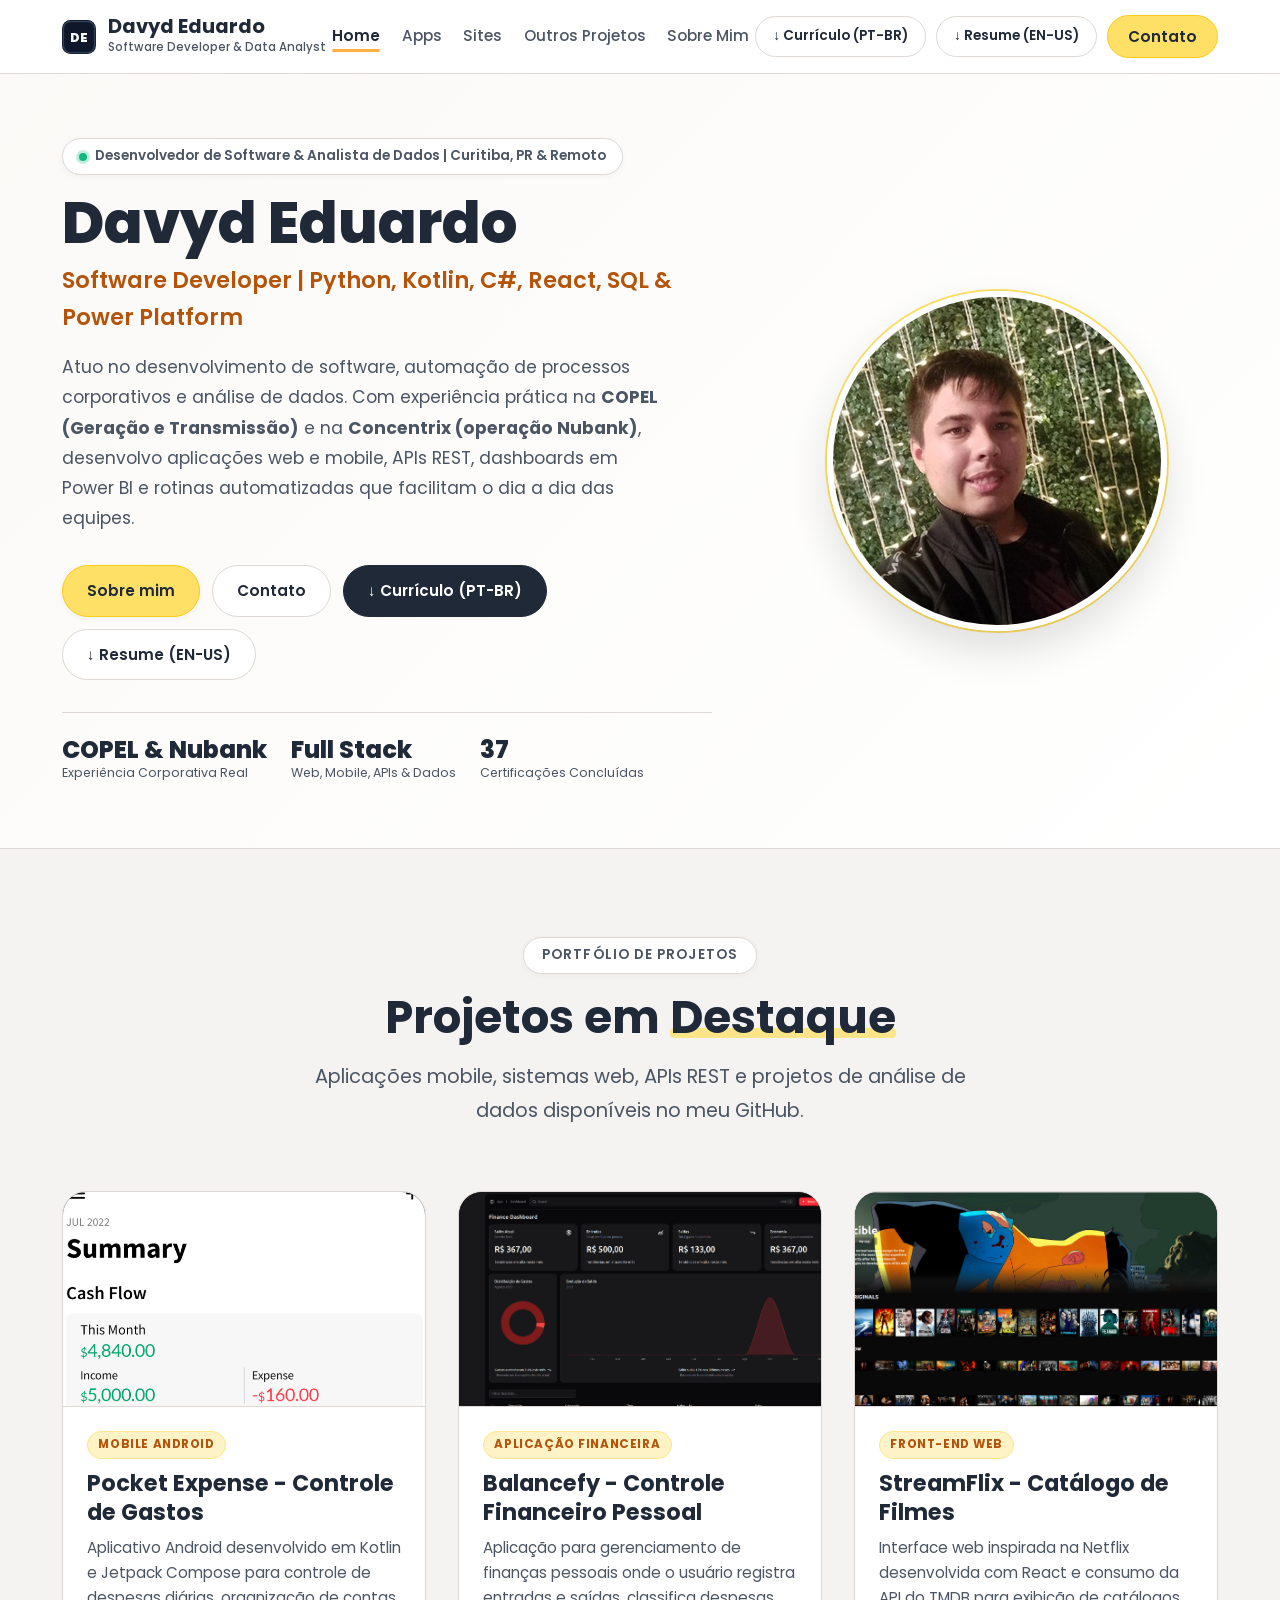
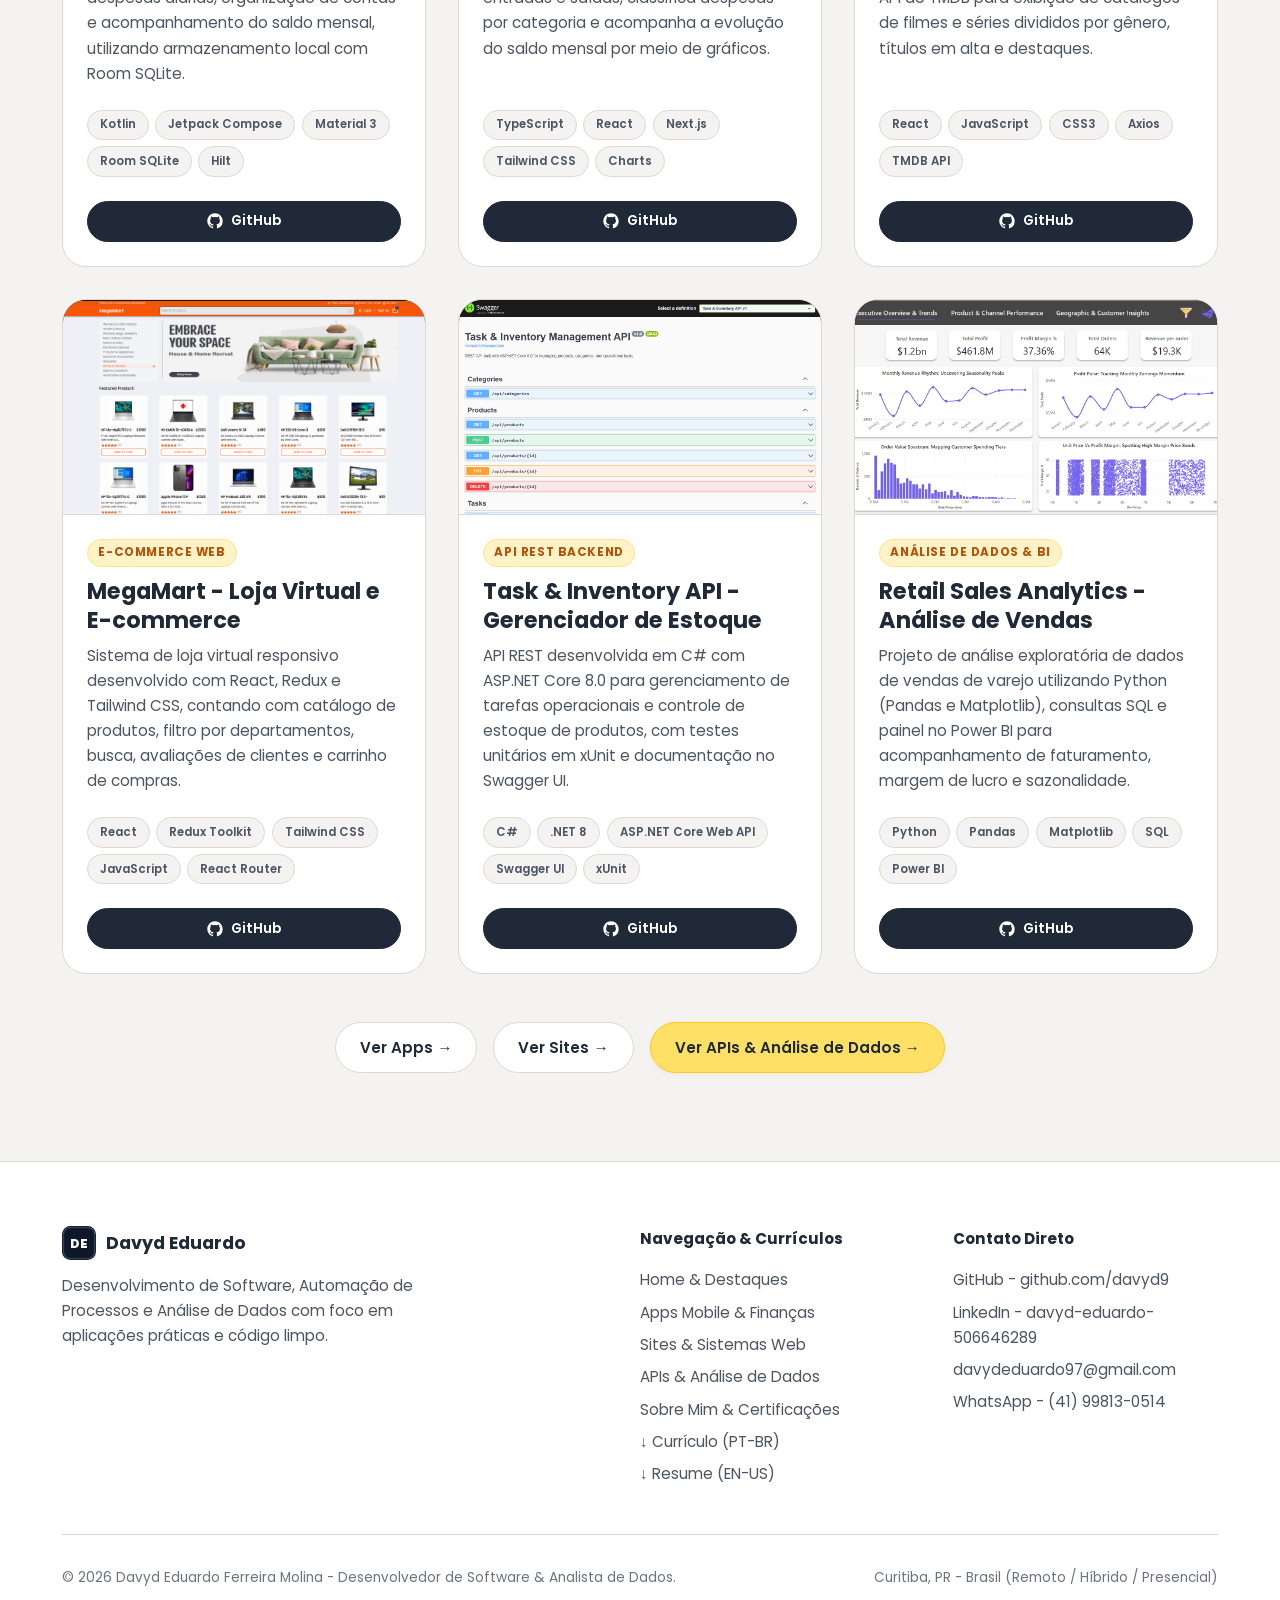
<file: index.html>
<!DOCTYPE html>
<html lang="pt-BR">
<head>
  <meta charset="UTF-8" />
  <meta name="viewport" content="width=device-width, initial-scale=1.0" />
  <meta name="description" content="Portfólio profissional de Davyd Eduardo - Desenvolvedor de Software e Analista de Dados com experiência na COPEL e Concentrix/Nubank." />
  <title>Portfólio | Davyd Eduardo - Desenvolvedor de Software & Analista de Dados</title>
  <link rel="icon" type="image/svg+xml" href="data:image/svg+xml,<svg xmlns='http://www.w3.org/2000/svg' viewBox='0 0 36 36'><rect width='36' height='36' rx='8' fill='%230F172A'/><text x='18' y='23' text-anchor='middle' font-family='Inter,Segoe UI,sans-serif' font-size='14' font-weight='800' fill='%2338BDF8'>DE</text></svg>" />
  <link rel="stylesheet" href="/styles/style.css?v=3" />
  <link rel="stylesheet" href="/styles/responsive.css?v=3" />
</head>
<body>
  <!-- NAVBAR -->
  <nav class="navbar" id="navbar">
    <div class="container">
      <a class="nav-logo" href="/index.html">
        <svg class="nav-logo-icon" viewBox="0 0 36 36" xmlns="http://www.w3.org/2000/svg">
          <rect width="36" height="36" rx="9" fill="#0F172A"/>
          <rect x="1.5" y="1.5" width="33" height="33" rx="7.5" fill="none" stroke="#334155" stroke-width="1.5"/>
          <text x="18" y="23" text-anchor="middle" font-family="Poppins, sans-serif" font-size="13.5" font-weight="800" fill="#F8FAFC">DE</text>
        </svg>
        <div>
          <div class="nav-logo-text">Davyd Eduardo</div>
          <div style="font-size: 0.72rem; color: var(--clr-text-muted); font-weight: 500;">Software Developer &amp; Data Analyst</div>
        </div>
      </a>
      <ul class="nav-links">
        <li><a class="nav-link active" href="/index.html" id="nav-home">Home</a></li>
        <li><a class="nav-link" href="/apps.html" id="nav-apps">Apps</a></li>
        <li><a class="nav-link" href="/sites.html" id="nav-sites">Sites</a></li>
        <li><a class="nav-link" href="/projetos.html" id="nav-projetos">Outros Projetos</a></li>
        <li><a class="nav-link" href="/sobre.html" id="nav-sobre">Sobre Mim</a></li>
      </ul>
      <div class="nav-actions">
        <a class="btn btn-ghost btn-sm" href="/Curriculo_Davyd_Eduardo_PT-BR.pdf" download>↓ Currículo (PT-BR)</a>
        <a class="btn btn-ghost btn-sm" href="/Resume_Davyd_Eduardo_EN-US.pdf" download>↓ Resume (EN-US)</a>
        <a class="nav-cta" href="/sobre.html#contato" id="nav-cta-btn">Contato</a>
      </div>
      <button class="hamburger" id="hamburger-btn" aria-label="Abrir menu" aria-expanded="false">
        <span></span><span></span><span></span>
      </button>
    </div>
  </nav>

  <div class="nav-mobile" id="nav-mobile">
    <a class="nav-link" href="/index.html">Home</a>
    <a class="nav-link" href="/apps.html">Apps</a>
    <a class="nav-link" href="/sites.html">Sites</a>
    <a class="nav-link" href="/projetos.html">Outros Projetos</a>
    <a class="nav-link" href="/sobre.html">Sobre Mim</a>
    <a class="nav-link" href="/Curriculo_Davyd_Eduardo_PT-BR.pdf" download style="font-weight: 600;">↓ Currículo (PT-BR)</a>
    <a class="nav-link" href="/Resume_Davyd_Eduardo_EN-US.pdf" download style="font-weight: 600;">↓ Resume (EN-US)</a>
    <a class="nav-link" href="/sobre.html#contato" style="font-weight: 700; color: #D97706;">Contato</a>
  </div>

  <!-- HERO SECTION -->
  <section class="hero" id="hero">
    <div class="container">
      <div class="hero-content">
        <div class="hero-text">
          <div class="hero-badge">
            <span class="live-dot"></span>
            Desenvolvedor de Software &amp; Analista de Dados | Curitiba, PR &amp; Remoto
          </div>
          <h1 class="hero-title">Davyd Eduardo</h1>
          <p class="hero-role">Software Developer | Python, Kotlin, C#, React, SQL &amp; Power Platform</p>
          <p class="hero-desc">
            Atuo no desenvolvimento de software, automação de processos corporativos e análise de dados. Com experiência prática na <strong>COPEL (Geração e Transmissão)</strong> e na <strong>Concentrix (operação Nubank)</strong>, desenvolvo aplicações web e mobile, APIs REST, dashboards em Power BI e rotinas automatizadas que facilitam o dia a dia das equipes.
          </p>
          <div class="hero-actions">
            <a class="btn btn-primary" href="/sobre.html">Sobre mim</a>
            <a class="btn btn-ghost" href="/sobre.html#contato">Contato</a>
            <a class="btn btn-dark" href="/Curriculo_Davyd_Eduardo_PT-BR.pdf" download>↓ Currículo (PT-BR)</a>
            <a class="btn btn-ghost" href="/Resume_Davyd_Eduardo_EN-US.pdf" download>↓ Resume (EN-US)</a>
          </div>

          <div class="hero-stats">
            <div>
              <div class="hero-stat-num">COPEL &amp; Nubank</div>
              <div class="hero-stat-label">Experiência Corporativa Real</div>
            </div>
            <div>
              <div class="hero-stat-num">Full Stack</div>
              <div class="hero-stat-label">Web, Mobile, APIs &amp; Dados</div>
            </div>
            <div>
              <div class="hero-stat-num">37</div>
              <div class="hero-stat-label">Certificações Concluídas</div>
            </div>
          </div>
        </div>

        <div class="hero-photo-wrap">
          <img src="/assets/profile.jpg" alt="Foto de Davyd Eduardo" class="hero-photo" />
        </div>
      </div>
    </div>
  </section>

  <!-- PROJETOS EM DESTAQUE -->
  <section class="section" id="destaques">
    <div class="container">
      <header class="section-header">
        <div class="section-tag">Portfólio de Projetos</div>
        <h2 class="section-title">Projetos em <span>Destaque</span></h2>
        <p class="section-desc">
          Aplicações mobile, sistemas web, APIs REST e projetos de análise de dados disponíveis no meu GitHub.
        </p>
      </header>

      <div class="destaque-grid">
        <article class="card-projeto">
          <div class="card-img-wrap">
            <img src="/img/projetos/pocket-expense.png" alt="Pocket Expense - Controle de Gastos" class="project-image" loading="lazy" />
          </div>
          <div class="card-body">
            <span class="project-company">Mobile Android</span>
            <h3 class="card-title">Pocket Expense - Controle de Gastos</h3>
            <p class="card-desc">
              Aplicativo Android desenvolvido em Kotlin e Jetpack Compose para controle de despesas diárias, organização de contas e acompanhamento do saldo mensal, utilizando armazenamento local com Room SQLite.
            </p>
            <div class="tech-badges">
              <span class="badge">Kotlin</span>
              <span class="badge">Jetpack Compose</span>
              <span class="badge">Material 3</span>
              <span class="badge">Room SQLite</span>
              <span class="badge">Hilt</span>
            </div>
            <div class="card-actions">
              <a href="https://github.com/davyd9/pocket-expense-android" target="_blank" rel="noopener noreferrer" class="btn btn-dark btn-sm" style="width: 100%;">
                <svg width="16" height="16" viewBox="0 0 24 24" fill="currentColor"><path d="M12 .5C5.65.5.5 5.65.5 12c0 5.08 3.29 9.39 7.86 10.91.58.11.79-.25.79-.56 0-.28-.01-1.02-.02-2-3.2.7-3.88-1.54-3.88-1.54-.52-1.33-1.28-1.68-1.28-1.68-1.05-.71.08-.7.08-.7 1.16.08 1.77 1.19 1.77 1.19 1.03 1.76 2.7 1.25 3.36.96.1-.75.4-1.25.73-1.54-2.55-.29-5.23-1.28-5.23-5.68 0-1.26.45-2.28 1.18-3.09-.12-.29-.51-1.46.11-3.05 0 0 .97-.31 3.17 1.18a11.05 11.05 0 0 1 5.78 0c2.2-1.49 3.17-1.18 3.17-1.18.62 1.59.23 2.76.11 3.05.74.81 1.18 1.83 1.18 3.09 0 4.41-2.69 5.38-5.25 5.67.41.36.78 1.06.78 2.14 0 1.55-.01 2.8-.01 3.18 0 .31.21.68.8.56A11.51 11.51 0 0 0 23.5 12C23.5 5.65 18.35.5 12 .5Z"/></svg>
                GitHub
              </a>
            </div>
          </div>
        </article>

        <article class="card-projeto">
          <div class="card-img-wrap">
            <img src="/img/projetos/balancefy-finance.png" alt="Balancefy - Controle Financeiro Pessoal" class="project-image" loading="lazy" />
          </div>
          <div class="card-body">
            <span class="project-company">Aplicação Financeira</span>
            <h3 class="card-title">Balancefy - Controle Financeiro Pessoal</h3>
            <p class="card-desc">
              Aplicação para gerenciamento de finanças pessoais onde o usuário registra entradas e saídas, classifica despesas por categoria e acompanha a evolução do saldo mensal por meio de gráficos.
            </p>
            <div class="tech-badges">
              <span class="badge">TypeScript</span>
              <span class="badge">React</span>
              <span class="badge">Next.js</span>
              <span class="badge">Tailwind CSS</span>
              <span class="badge">Charts</span>
            </div>
            <div class="card-actions">
              <a href="https://github.com/davyd9/balancefy-finance-web" target="_blank" rel="noopener noreferrer" class="btn btn-dark btn-sm" style="width: 100%;">
                <svg width="16" height="16" viewBox="0 0 24 24" fill="currentColor"><path d="M12 .5C5.65.5.5 5.65.5 12c0 5.08 3.29 9.39 7.86 10.91.58.11.79-.25.79-.56 0-.28-.01-1.02-.02-2-3.2.7-3.88-1.54-3.88-1.54-.52-1.33-1.28-1.68-1.28-1.68-1.05-.71.08-.7.08-.7 1.16.08 1.77 1.19 1.77 1.19 1.03 1.76 2.7 1.25 3.36.96.1-.75.4-1.25.73-1.54-2.55-.29-5.23-1.28-5.23-5.68 0-1.26.45-2.28 1.18-3.09-.12-.29-.51-1.46.11-3.05 0 0 .97-.31 3.17 1.18a11.05 11.05 0 0 1 5.78 0c2.2-1.49 3.17-1.18 3.17-1.18.62 1.59.23 2.76.11 3.05.74.81 1.18 1.83 1.18 3.09 0 4.41-2.69 5.38-5.25 5.67.41.36.78 1.06.78 2.14 0 1.55-.01 2.8-.01 3.18 0 .31.21.68.8.56A11.51 11.51 0 0 0 23.5 12C23.5 5.65 18.35.5 12 .5Z"/></svg>
                GitHub
              </a>
            </div>
          </div>
        </article>

        <article class="card-projeto">
          <div class="card-img-wrap">
            <img src="/img/projetos/streamflix-catalog.png" alt="StreamFlix - Catálogo de Filmes" class="project-image" loading="lazy" />
          </div>
          <div class="card-body">
            <span class="project-company">Front-End Web</span>
            <h3 class="card-title">StreamFlix - Catálogo de Filmes</h3>
            <p class="card-desc">
              Interface web inspirada na Netflix desenvolvida com React e consumo da API do TMDB para exibição de catálogos de filmes e séries divididos por gênero, títulos em alta e destaques.
            </p>
            <div class="tech-badges">
              <span class="badge">React</span>
              <span class="badge">JavaScript</span>
              <span class="badge">CSS3</span>
              <span class="badge">Axios</span>
              <span class="badge">TMDB API</span>
            </div>
            <div class="card-actions">
              <a href="https://github.com/davyd9/streamflix-react-web" target="_blank" rel="noopener noreferrer" class="btn btn-dark btn-sm" style="width: 100%;">
                <svg width="16" height="16" viewBox="0 0 24 24" fill="currentColor"><path d="M12 .5C5.65.5.5 5.65.5 12c0 5.08 3.29 9.39 7.86 10.91.58.11.79-.25.79-.56 0-.28-.01-1.02-.02-2-3.2.7-3.88-1.54-3.88-1.54-.52-1.33-1.28-1.68-1.28-1.68-1.05-.71.08-.7.08-.7 1.16.08 1.77 1.19 1.77 1.19 1.03 1.76 2.7 1.25 3.36.96.1-.75.4-1.25.73-1.54-2.55-.29-5.23-1.28-5.23-5.68 0-1.26.45-2.28 1.18-3.09-.12-.29-.51-1.46.11-3.05 0 0 .97-.31 3.17 1.18a11.05 11.05 0 0 1 5.78 0c2.2-1.49 3.17-1.18 3.17-1.18.62 1.59.23 2.76.11 3.05.74.81 1.18 1.83 1.18 3.09 0 4.41-2.69 5.38-5.25 5.67.41.36.78 1.06.78 2.14 0 1.55-.01 2.8-.01 3.18 0 .31.21.68.8.56A11.51 11.51 0 0 0 23.5 12C23.5 5.65 18.35.5 12 .5Z"/></svg>
                GitHub
              </a>
            </div>
          </div>
        </article>

        <article class="card-projeto">
          <div class="card-img-wrap">
            <img src="/img/projetos/megamart-ecommerce.png" alt="MegaMart - Loja Virtual e E-commerce" class="project-image" loading="lazy" />
          </div>
          <div class="card-body">
            <span class="project-company">E-commerce Web</span>
            <h3 class="card-title">MegaMart - Loja Virtual e E-commerce</h3>
            <p class="card-desc">
              Sistema de loja virtual responsivo desenvolvido com React, Redux e Tailwind CSS, contando com catálogo de produtos, filtro por departamentos, busca, avaliações de clientes e carrinho de compras.
            </p>
            <div class="tech-badges">
              <span class="badge">React</span>
              <span class="badge">Redux Toolkit</span>
              <span class="badge">Tailwind CSS</span>
              <span class="badge">JavaScript</span>
              <span class="badge">React Router</span>
            </div>
            <div class="card-actions">
              <a href="https://github.com/davyd9/megamart-ecommerce-react" target="_blank" rel="noopener noreferrer" class="btn btn-dark btn-sm" style="width: 100%;">
                <svg width="16" height="16" viewBox="0 0 24 24" fill="currentColor"><path d="M12 .5C5.65.5.5 5.65.5 12c0 5.08 3.29 9.39 7.86 10.91.58.11.79-.25.79-.56 0-.28-.01-1.02-.02-2-3.2.7-3.88-1.54-3.88-1.54-.52-1.33-1.28-1.68-1.28-1.68-1.05-.71.08-.7.08-.7 1.16.08 1.77 1.19 1.77 1.19 1.03 1.76 2.7 1.25 3.36.96.1-.75.4-1.25.73-1.54-2.55-.29-5.23-1.28-5.23-5.68 0-1.26.45-2.28 1.18-3.09-.12-.29-.51-1.46.11-3.05 0 0 .97-.31 3.17 1.18a11.05 11.05 0 0 1 5.78 0c2.2-1.49 3.17-1.18 3.17-1.18.62 1.59.23 2.76.11 3.05.74.81 1.18 1.83 1.18 3.09 0 4.41-2.69 5.38-5.25 5.67.41.36.78 1.06.78 2.14 0 1.55-.01 2.8-.01 3.18 0 .31.21.68.8.56A11.51 11.51 0 0 0 23.5 12C23.5 5.65 18.35.5 12 .5Z"/></svg>
                GitHub
              </a>
            </div>
          </div>
        </article>

        <article class="card-projeto">
          <div class="card-img-wrap">
            <img src="/img/projetos/task-inventory-api.png" alt="Task & Inventory API - Gerenciador de Estoque" class="project-image" loading="lazy" />
          </div>
          <div class="card-body">
            <span class="project-company">API REST Backend</span>
            <h3 class="card-title">Task & Inventory API - Gerenciador de Estoque</h3>
            <p class="card-desc">
              API REST desenvolvida em C# com ASP.NET Core 8.0 para gerenciamento de tarefas operacionais e controle de estoque de produtos, com testes unitários em xUnit e documentação no Swagger UI.
            </p>
            <div class="tech-badges">
              <span class="badge">C#</span>
              <span class="badge">.NET 8</span>
              <span class="badge">ASP.NET Core Web API</span>
              <span class="badge">Swagger UI</span>
              <span class="badge">xUnit</span>
            </div>
            <div class="card-actions">
              <a href="https://github.com/davyd9/task-inventory-api-dotnet" target="_blank" rel="noopener noreferrer" class="btn btn-dark btn-sm" style="width: 100%;">
                <svg width="16" height="16" viewBox="0 0 24 24" fill="currentColor"><path d="M12 .5C5.65.5.5 5.65.5 12c0 5.08 3.29 9.39 7.86 10.91.58.11.79-.25.79-.56 0-.28-.01-1.02-.02-2-3.2.7-3.88-1.54-3.88-1.54-.52-1.33-1.28-1.68-1.28-1.68-1.05-.71.08-.7.08-.7 1.16.08 1.77 1.19 1.77 1.19 1.03 1.76 2.7 1.25 3.36.96.1-.75.4-1.25.73-1.54-2.55-.29-5.23-1.28-5.23-5.68 0-1.26.45-2.28 1.18-3.09-.12-.29-.51-1.46.11-3.05 0 0 .97-.31 3.17 1.18a11.05 11.05 0 0 1 5.78 0c2.2-1.49 3.17-1.18 3.17-1.18.62 1.59.23 2.76.11 3.05.74.81 1.18 1.83 1.18 3.09 0 4.41-2.69 5.38-5.25 5.67.41.36.78 1.06.78 2.14 0 1.55-.01 2.8-.01 3.18 0 .31.21.68.8.56A11.51 11.51 0 0 0 23.5 12C23.5 5.65 18.35.5 12 .5Z"/></svg>
                GitHub
              </a>
            </div>
          </div>
        </article>

        <article class="card-projeto">
          <div class="card-img-wrap">
            <img src="/img/projetos/retail-sales-analytics.png" alt="Retail Sales Analytics - Análise de Vendas" class="project-image" loading="lazy" />
          </div>
          <div class="card-body">
            <span class="project-company">Análise de Dados & BI</span>
            <h3 class="card-title">Retail Sales Analytics - Análise de Vendas</h3>
            <p class="card-desc">
              Projeto de análise exploratória de dados de vendas de varejo utilizando Python (Pandas e Matplotlib), consultas SQL e painel no Power BI para acompanhamento de faturamento, margem de lucro e sazonalidade.
            </p>
            <div class="tech-badges">
              <span class="badge">Python</span>
              <span class="badge">Pandas</span>
              <span class="badge">Matplotlib</span>
              <span class="badge">SQL</span>
              <span class="badge">Power BI</span>
            </div>
            <div class="card-actions">
              <a href="https://github.com/davyd9/retail-sales-analytics-python" target="_blank" rel="noopener noreferrer" class="btn btn-dark btn-sm" style="width: 100%;">
                <svg width="16" height="16" viewBox="0 0 24 24" fill="currentColor"><path d="M12 .5C5.65.5.5 5.65.5 12c0 5.08 3.29 9.39 7.86 10.91.58.11.79-.25.79-.56 0-.28-.01-1.02-.02-2-3.2.7-3.88-1.54-3.88-1.54-.52-1.33-1.28-1.68-1.28-1.68-1.05-.71.08-.7.08-.7 1.16.08 1.77 1.19 1.77 1.19 1.03 1.76 2.7 1.25 3.36.96.1-.75.4-1.25.73-1.54-2.55-.29-5.23-1.28-5.23-5.68 0-1.26.45-2.28 1.18-3.09-.12-.29-.51-1.46.11-3.05 0 0 .97-.31 3.17 1.18a11.05 11.05 0 0 1 5.78 0c2.2-1.49 3.17-1.18 3.17-1.18.62 1.59.23 2.76.11 3.05.74.81 1.18 1.83 1.18 3.09 0 4.41-2.69 5.38-5.25 5.67.41.36.78 1.06.78 2.14 0 1.55-.01 2.8-.01 3.18 0 .31.21.68.8.56A11.51 11.51 0 0 0 23.5 12C23.5 5.65 18.35.5 12 .5Z"/></svg>
                GitHub
              </a>
            </div>
          </div>
        </article>
      </div>

      <div style="text-align: center; margin-top: var(--sp-2xl); display: flex; justify-content: center; gap: 1rem; flex-wrap: wrap;">
        <a href="/apps.html" class="btn btn-ghost">Ver Apps →</a>
        <a href="/sites.html" class="btn btn-ghost">Ver Sites →</a>
        <a href="/projetos.html" class="btn btn-primary">Ver APIs &amp; Análise de Dados →</a>
      </div>
    </div>
  </section>

  <!-- FOOTER -->
  <footer class="footer">
    <div class="container">
      <div class="footer-grid">
        <div class="footer-brand">
          <div style="display:flex; align-items:center; gap:0.65rem; margin-bottom:0.8rem;">
            <svg class="nav-logo-icon" viewBox="0 0 36 36" xmlns="http://www.w3.org/2000/svg">
              <rect width="36" height="36" rx="9" fill="#0F172A"/>
              <rect x="1.5" y="1.5" width="33" height="33" rx="7.5" fill="none" stroke="#334155" stroke-width="1.5"/>
              <text x="18" y="23" text-anchor="middle" font-family="Poppins, sans-serif" font-size="13.5" font-weight="800" fill="#F8FAFC">DE</text>
            </svg>
            <span style="font-weight: 700; font-size: 1.1rem;">Davyd Eduardo</span>
          </div>
          <p class="footer-tagline">
            Desenvolvimento de Software, Automação de Processos e Análise de Dados com foco em aplicações práticas e código limpo.
          </p>
        </div>

        <div class="footer-col">
          <h3 class="footer-col-title">Navegação &amp; Currículos</h3>
          <div class="footer-links">
            <a href="/index.html">Home &amp; Destaques</a>
            <a href="/apps.html">Apps Mobile &amp; Finanças</a>
            <a href="/sites.html">Sites &amp; Sistemas Web</a>
            <a href="/projetos.html">APIs &amp; Análise de Dados</a>
            <a href="/sobre.html">Sobre Mim &amp; Certificações</a>
            <a href="/Curriculo_Davyd_Eduardo_PT-BR.pdf" download>↓ Currículo (PT-BR)</a>
            <a href="/Resume_Davyd_Eduardo_EN-US.pdf" download>↓ Resume (EN-US)</a>
          </div>
        </div>

        <div class="footer-col">
          <h3 class="footer-col-title">Contato Direto</h3>
          <div class="footer-links">
            <a href="https://github.com/davyd9" target="_blank" rel="noopener">GitHub - github.com/davyd9</a>
            <a href="https://www.linkedin.com/in/davyd-eduardo-506646289/" target="_blank" rel="noopener">LinkedIn - davyd-eduardo-506646289</a>
            <a href="mailto:davydeduardo97@gmail.com">davydeduardo97@gmail.com</a>
            <a href="https://wa.me/5541998130514" target="_blank" rel="noopener">WhatsApp - (41) 99813-0514</a>
          </div>
        </div>
      </div>

      <div class="footer-bottom">
        <p>© <span id="footer-year">2026</span> Davyd Eduardo Ferreira Molina - Desenvolvedor de Software &amp; Analista de Dados.</p>
        <p>Curitiba, PR - Brasil (Remoto / Híbrido / Presencial)</p>
      </div>
    </div>
  </footer>
  <script src="/js/script.js"></script>
</body>
</html>
</file>
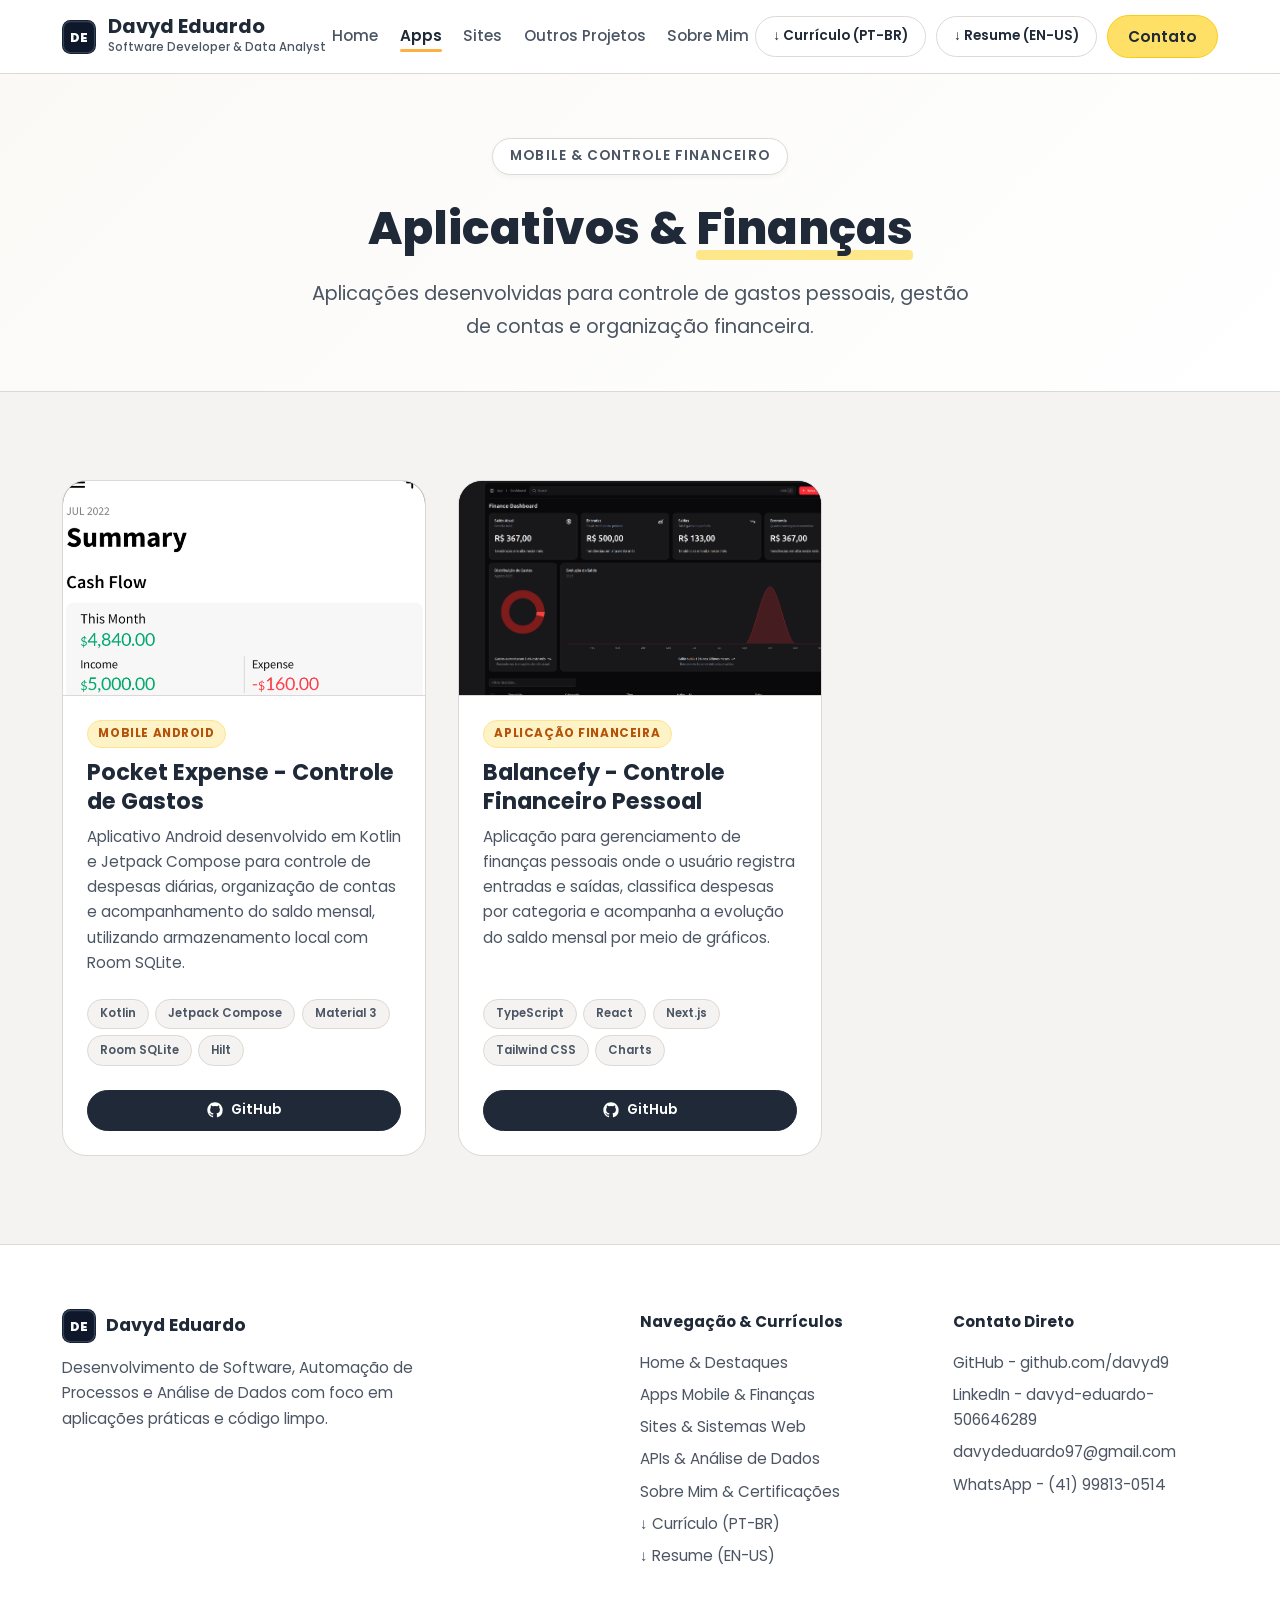
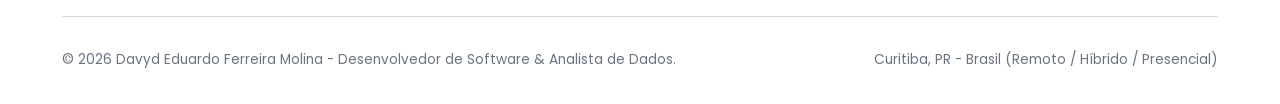
<file: apps/index.html>
<!DOCTYPE html>
<html lang="pt-BR">
<head>
  <meta charset="UTF-8" />
  <meta name="viewport" content="width=device-width, initial-scale=1.0" />
  <meta name="description" content="Aplicações desenvolvidas para controle de gastos pessoais, gestão de contas e organização financeira." />
  <title>Apps | Davyd Eduardo - Desenvolvimento Mobile & Aplicações Financeiras</title>
  <link rel="icon" type="image/svg+xml" href="data:image/svg+xml,<svg xmlns='http://www.w3.org/2000/svg' viewBox='0 0 36 36'><rect width='36' height='36' rx='8' fill='%230F172A'/><text x='18' y='23' text-anchor='middle' font-family='Inter,Segoe UI,sans-serif' font-size='14' font-weight='800' fill='%2338BDF8'>DE</text></svg>" />
  <link rel="stylesheet" href="/styles/style.css?v=3" />
  <link rel="stylesheet" href="/styles/responsive.css?v=3" />
</head>
<body>
  <!-- NAVBAR -->
  <nav class="navbar" id="navbar">
    <div class="container">
      <a class="nav-logo" href="/index.html">
        <svg class="nav-logo-icon" viewBox="0 0 36 36" xmlns="http://www.w3.org/2000/svg">
          <rect width="36" height="36" rx="9" fill="#0F172A"/>
          <rect x="1.5" y="1.5" width="33" height="33" rx="7.5" fill="none" stroke="#334155" stroke-width="1.5"/>
          <text x="18" y="23" text-anchor="middle" font-family="Poppins, sans-serif" font-size="13.5" font-weight="800" fill="#F8FAFC">DE</text>
        </svg>
        <div>
          <div class="nav-logo-text">Davyd Eduardo</div>
          <div style="font-size: 0.72rem; color: var(--clr-text-muted); font-weight: 500;">Software Developer &amp; Data Analyst</div>
        </div>
      </a>
      <ul class="nav-links">
        <li><a class="nav-link" href="/index.html" id="nav-home">Home</a></li>
        <li><a class="nav-link active" href="/apps.html" id="nav-apps">Apps</a></li>
        <li><a class="nav-link" href="/sites.html" id="nav-sites">Sites</a></li>
        <li><a class="nav-link" href="/projetos.html" id="nav-projetos">Outros Projetos</a></li>
        <li><a class="nav-link" href="/sobre.html" id="nav-sobre">Sobre Mim</a></li>
      </ul>
      <div class="nav-actions">
        <a class="btn btn-ghost btn-sm" href="/Curriculo_Davyd_Eduardo_PT-BR.pdf" download>↓ Currículo (PT-BR)</a>
        <a class="btn btn-ghost btn-sm" href="/Resume_Davyd_Eduardo_EN-US.pdf" download>↓ Resume (EN-US)</a>
        <a class="nav-cta" href="/sobre.html#contato" id="nav-cta-btn">Contato</a>
      </div>
      <button class="hamburger" id="hamburger-btn" aria-label="Abrir menu" aria-expanded="false">
        <span></span><span></span><span></span>
      </button>
    </div>
  </nav>

  <div class="nav-mobile" id="nav-mobile">
    <a class="nav-link" href="/index.html">Home</a>
    <a class="nav-link" href="/apps.html">Apps</a>
    <a class="nav-link" href="/sites.html">Sites</a>
    <a class="nav-link" href="/projetos.html">Outros Projetos</a>
    <a class="nav-link" href="/sobre.html">Sobre Mim</a>
    <a class="nav-link" href="/Curriculo_Davyd_Eduardo_PT-BR.pdf" download style="font-weight: 600;">↓ Currículo (PT-BR)</a>
    <a class="nav-link" href="/Resume_Davyd_Eduardo_EN-US.pdf" download style="font-weight: 600;">↓ Resume (EN-US)</a>
    <a class="nav-link" href="/sobre.html#contato" style="font-weight: 700; color: #D97706;">Contato</a>
  </div>

  <header class="page-header">
    <div class="container">
      <div class="section-tag">Mobile & Controle Financeiro</div>
      <h1 class="page-header-title">Aplicativos &amp; <span>Finanças</span></h1>
      <p class="page-header-desc">
        Aplicações desenvolvidas para controle de gastos pessoais, gestão de contas e organização financeira.
      </p>
    </div>
  </header>

  <main>
    <section class="section">
      <div class="container">
        <div class="cards-grid">
        <article class="card-projeto">
          <div class="card-img-wrap">
            <img src="/img/projetos/pocket-expense.png" alt="Pocket Expense - Controle de Gastos" class="project-image" loading="lazy" />
          </div>
          <div class="card-body">
            <span class="project-company">Mobile Android</span>
            <h3 class="card-title">Pocket Expense - Controle de Gastos</h3>
            <p class="card-desc">
              Aplicativo Android desenvolvido em Kotlin e Jetpack Compose para controle de despesas diárias, organização de contas e acompanhamento do saldo mensal, utilizando armazenamento local com Room SQLite.
            </p>
            <div class="tech-badges">
              <span class="badge">Kotlin</span>
              <span class="badge">Jetpack Compose</span>
              <span class="badge">Material 3</span>
              <span class="badge">Room SQLite</span>
              <span class="badge">Hilt</span>
            </div>
            <div class="card-actions">
              <a href="https://github.com/davyd9/pocket-expense-android" target="_blank" rel="noopener noreferrer" class="btn btn-dark btn-sm" style="width: 100%;">
                <svg width="16" height="16" viewBox="0 0 24 24" fill="currentColor"><path d="M12 .5C5.65.5.5 5.65.5 12c0 5.08 3.29 9.39 7.86 10.91.58.11.79-.25.79-.56 0-.28-.01-1.02-.02-2-3.2.7-3.88-1.54-3.88-1.54-.52-1.33-1.28-1.68-1.28-1.68-1.05-.71.08-.7.08-.7 1.16.08 1.77 1.19 1.77 1.19 1.03 1.76 2.7 1.25 3.36.96.1-.75.4-1.25.73-1.54-2.55-.29-5.23-1.28-5.23-5.68 0-1.26.45-2.28 1.18-3.09-.12-.29-.51-1.46.11-3.05 0 0 .97-.31 3.17 1.18a11.05 11.05 0 0 1 5.78 0c2.2-1.49 3.17-1.18 3.17-1.18.62 1.59.23 2.76.11 3.05.74.81 1.18 1.83 1.18 3.09 0 4.41-2.69 5.38-5.25 5.67.41.36.78 1.06.78 2.14 0 1.55-.01 2.8-.01 3.18 0 .31.21.68.8.56A11.51 11.51 0 0 0 23.5 12C23.5 5.65 18.35.5 12 .5Z"/></svg>
                GitHub
              </a>
            </div>
          </div>
        </article>

        <article class="card-projeto">
          <div class="card-img-wrap">
            <img src="/img/projetos/balancefy-finance.png" alt="Balancefy - Controle Financeiro Pessoal" class="project-image" loading="lazy" />
          </div>
          <div class="card-body">
            <span class="project-company">Aplicação Financeira</span>
            <h3 class="card-title">Balancefy - Controle Financeiro Pessoal</h3>
            <p class="card-desc">
              Aplicação para gerenciamento de finanças pessoais onde o usuário registra entradas e saídas, classifica despesas por categoria e acompanha a evolução do saldo mensal por meio de gráficos.
            </p>
            <div class="tech-badges">
              <span class="badge">TypeScript</span>
              <span class="badge">React</span>
              <span class="badge">Next.js</span>
              <span class="badge">Tailwind CSS</span>
              <span class="badge">Charts</span>
            </div>
            <div class="card-actions">
              <a href="https://github.com/davyd9/balancefy-finance-web" target="_blank" rel="noopener noreferrer" class="btn btn-dark btn-sm" style="width: 100%;">
                <svg width="16" height="16" viewBox="0 0 24 24" fill="currentColor"><path d="M12 .5C5.65.5.5 5.65.5 12c0 5.08 3.29 9.39 7.86 10.91.58.11.79-.25.79-.56 0-.28-.01-1.02-.02-2-3.2.7-3.88-1.54-3.88-1.54-.52-1.33-1.28-1.68-1.28-1.68-1.05-.71.08-.7.08-.7 1.16.08 1.77 1.19 1.77 1.19 1.03 1.76 2.7 1.25 3.36.96.1-.75.4-1.25.73-1.54-2.55-.29-5.23-1.28-5.23-5.68 0-1.26.45-2.28 1.18-3.09-.12-.29-.51-1.46.11-3.05 0 0 .97-.31 3.17 1.18a11.05 11.05 0 0 1 5.78 0c2.2-1.49 3.17-1.18 3.17-1.18.62 1.59.23 2.76.11 3.05.74.81 1.18 1.83 1.18 3.09 0 4.41-2.69 5.38-5.25 5.67.41.36.78 1.06.78 2.14 0 1.55-.01 2.8-.01 3.18 0 .31.21.68.8.56A11.51 11.51 0 0 0 23.5 12C23.5 5.65 18.35.5 12 .5Z"/></svg>
                GitHub
              </a>
            </div>
          </div>
        </article>
        </div>
      </div>
    </section>
  </main>

  <!-- FOOTER -->
  <footer class="footer">
    <div class="container">
      <div class="footer-grid">
        <div class="footer-brand">
          <div style="display:flex; align-items:center; gap:0.65rem; margin-bottom:0.8rem;">
            <svg class="nav-logo-icon" viewBox="0 0 36 36" xmlns="http://www.w3.org/2000/svg">
              <rect width="36" height="36" rx="9" fill="#0F172A"/>
              <rect x="1.5" y="1.5" width="33" height="33" rx="7.5" fill="none" stroke="#334155" stroke-width="1.5"/>
              <text x="18" y="23" text-anchor="middle" font-family="Poppins, sans-serif" font-size="13.5" font-weight="800" fill="#F8FAFC">DE</text>
            </svg>
            <span style="font-weight: 700; font-size: 1.1rem;">Davyd Eduardo</span>
          </div>
          <p class="footer-tagline">
            Desenvolvimento de Software, Automação de Processos e Análise de Dados com foco em aplicações práticas e código limpo.
          </p>
        </div>

        <div class="footer-col">
          <h3 class="footer-col-title">Navegação &amp; Currículos</h3>
          <div class="footer-links">
            <a href="/index.html">Home &amp; Destaques</a>
            <a href="/apps.html">Apps Mobile &amp; Finanças</a>
            <a href="/sites.html">Sites &amp; Sistemas Web</a>
            <a href="/projetos.html">APIs &amp; Análise de Dados</a>
            <a href="/sobre.html">Sobre Mim &amp; Certificações</a>
            <a href="/Curriculo_Davyd_Eduardo_PT-BR.pdf" download>↓ Currículo (PT-BR)</a>
            <a href="/Resume_Davyd_Eduardo_EN-US.pdf" download>↓ Resume (EN-US)</a>
          </div>
        </div>

        <div class="footer-col">
          <h3 class="footer-col-title">Contato Direto</h3>
          <div class="footer-links">
            <a href="https://github.com/davyd9" target="_blank" rel="noopener">GitHub - github.com/davyd9</a>
            <a href="https://www.linkedin.com/in/davyd-eduardo-506646289/" target="_blank" rel="noopener">LinkedIn - davyd-eduardo-506646289</a>
            <a href="mailto:davydeduardo97@gmail.com">davydeduardo97@gmail.com</a>
            <a href="https://wa.me/5541998130514" target="_blank" rel="noopener">WhatsApp - (41) 99813-0514</a>
          </div>
        </div>
      </div>

      <div class="footer-bottom">
        <p>© <span id="footer-year">2026</span> Davyd Eduardo Ferreira Molina - Desenvolvedor de Software &amp; Analista de Dados.</p>
        <p>Curitiba, PR - Brasil (Remoto / Híbrido / Presencial)</p>
      </div>
    </div>
  </footer>
  <script src="/js/script.js"></script>
</body>
</html>
</file>
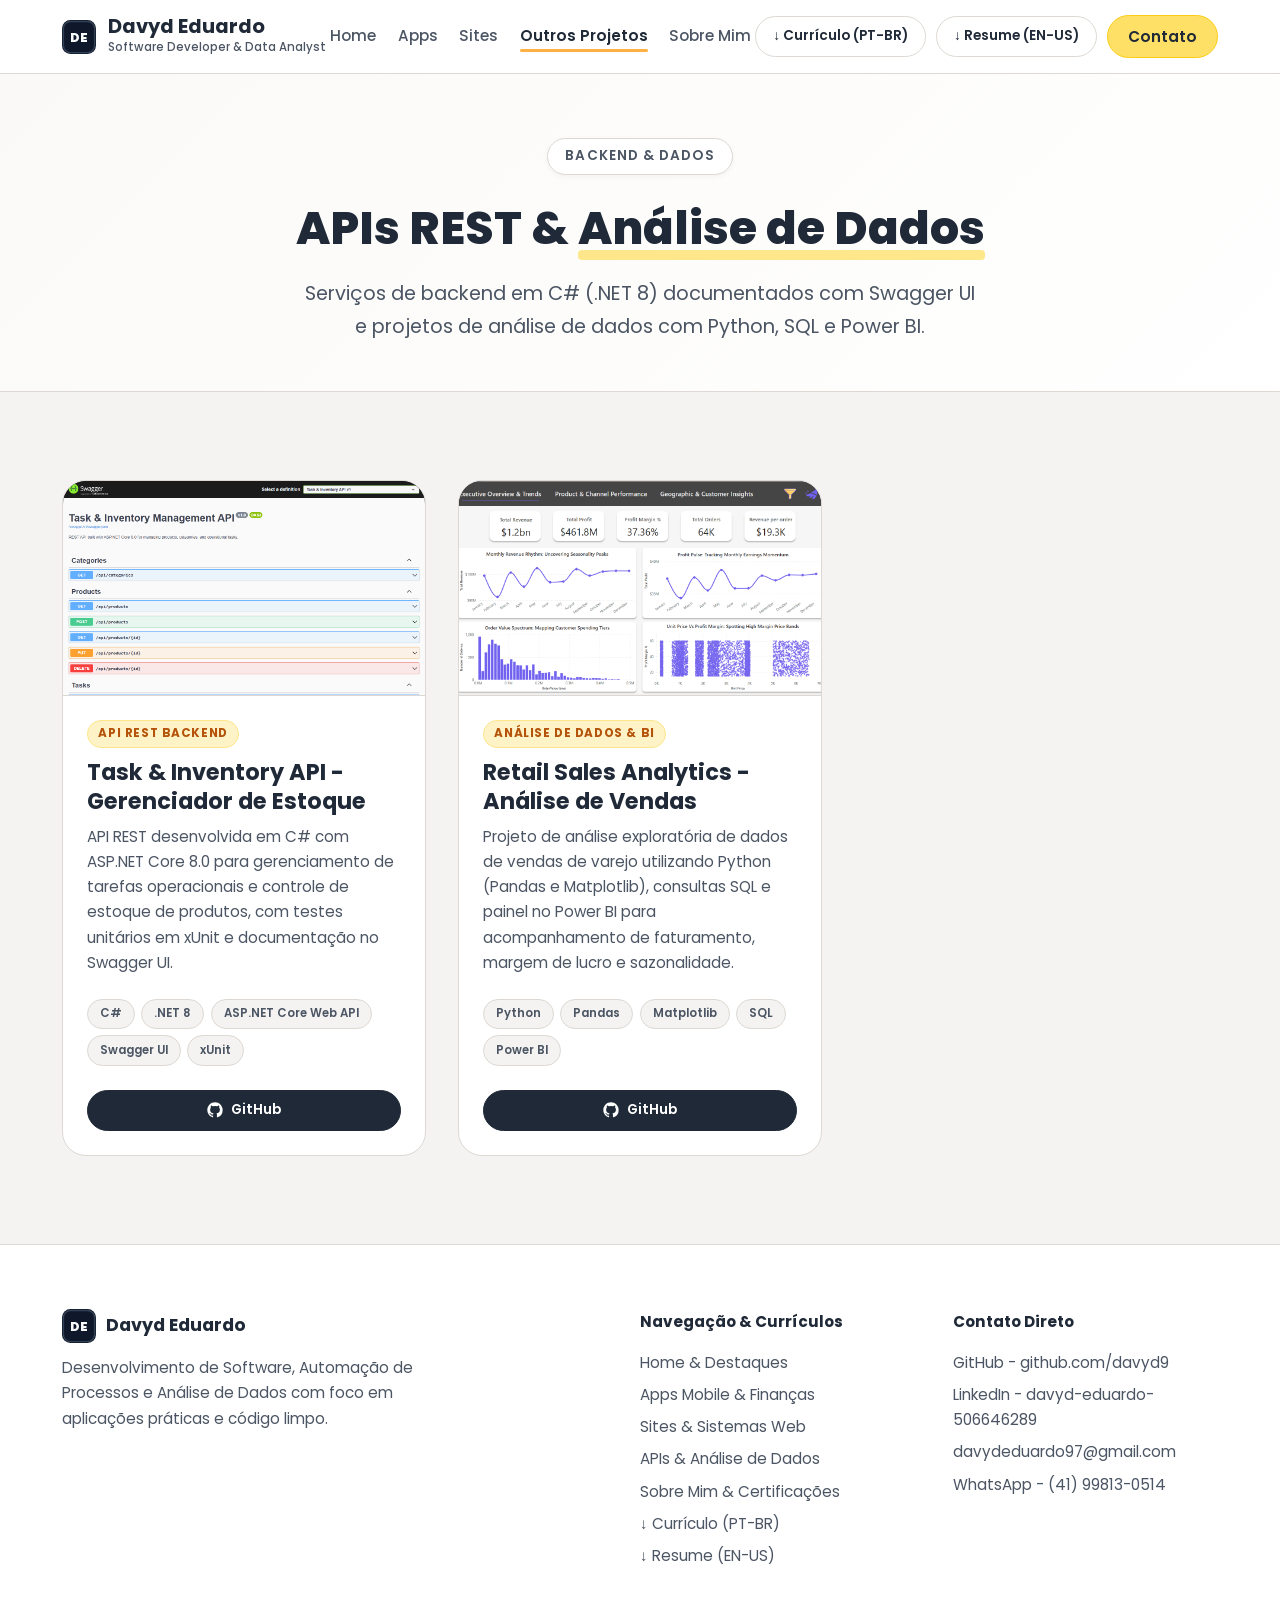
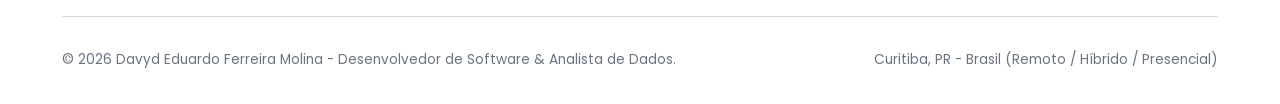
<file: projetos/index.html>
<!DOCTYPE html>
<html lang="pt-BR">
<head>
  <meta charset="UTF-8" />
  <meta name="viewport" content="width=device-width, initial-scale=1.0" />
  <meta name="description" content="Serviços de backend em C# (.NET 8) documentados com Swagger UI e projetos de análise de dados com Python, SQL e Power BI." />
  <title>Outros Projetos | Davyd Eduardo - APIs REST & Análise de Dados</title>
  <link rel="icon" type="image/svg+xml" href="data:image/svg+xml,<svg xmlns='http://www.w3.org/2000/svg' viewBox='0 0 36 36'><rect width='36' height='36' rx='8' fill='%230F172A'/><text x='18' y='23' text-anchor='middle' font-family='Inter,Segoe UI,sans-serif' font-size='14' font-weight='800' fill='%2338BDF8'>DE</text></svg>" />
  <link rel="stylesheet" href="/styles/style.css?v=3" />
  <link rel="stylesheet" href="/styles/responsive.css?v=3" />
</head>
<body>
  <!-- NAVBAR -->
  <nav class="navbar" id="navbar">
    <div class="container">
      <a class="nav-logo" href="/index.html">
        <svg class="nav-logo-icon" viewBox="0 0 36 36" xmlns="http://www.w3.org/2000/svg">
          <rect width="36" height="36" rx="9" fill="#0F172A"/>
          <rect x="1.5" y="1.5" width="33" height="33" rx="7.5" fill="none" stroke="#334155" stroke-width="1.5"/>
          <text x="18" y="23" text-anchor="middle" font-family="Poppins, sans-serif" font-size="13.5" font-weight="800" fill="#F8FAFC">DE</text>
        </svg>
        <div>
          <div class="nav-logo-text">Davyd Eduardo</div>
          <div style="font-size: 0.72rem; color: var(--clr-text-muted); font-weight: 500;">Software Developer &amp; Data Analyst</div>
        </div>
      </a>
      <ul class="nav-links">
        <li><a class="nav-link" href="/index.html" id="nav-home">Home</a></li>
        <li><a class="nav-link" href="/apps.html" id="nav-apps">Apps</a></li>
        <li><a class="nav-link" href="/sites.html" id="nav-sites">Sites</a></li>
        <li><a class="nav-link active" href="/projetos.html" id="nav-projetos">Outros Projetos</a></li>
        <li><a class="nav-link" href="/sobre.html" id="nav-sobre">Sobre Mim</a></li>
      </ul>
      <div class="nav-actions">
        <a class="btn btn-ghost btn-sm" href="/Curriculo_Davyd_Eduardo_PT-BR.pdf" download>↓ Currículo (PT-BR)</a>
        <a class="btn btn-ghost btn-sm" href="/Resume_Davyd_Eduardo_EN-US.pdf" download>↓ Resume (EN-US)</a>
        <a class="nav-cta" href="/sobre.html#contato" id="nav-cta-btn">Contato</a>
      </div>
      <button class="hamburger" id="hamburger-btn" aria-label="Abrir menu" aria-expanded="false">
        <span></span><span></span><span></span>
      </button>
    </div>
  </nav>

  <div class="nav-mobile" id="nav-mobile">
    <a class="nav-link" href="/index.html">Home</a>
    <a class="nav-link" href="/apps.html">Apps</a>
    <a class="nav-link" href="/sites.html">Sites</a>
    <a class="nav-link" href="/projetos.html">Outros Projetos</a>
    <a class="nav-link" href="/sobre.html">Sobre Mim</a>
    <a class="nav-link" href="/Curriculo_Davyd_Eduardo_PT-BR.pdf" download style="font-weight: 600;">↓ Currículo (PT-BR)</a>
    <a class="nav-link" href="/Resume_Davyd_Eduardo_EN-US.pdf" download style="font-weight: 600;">↓ Resume (EN-US)</a>
    <a class="nav-link" href="/sobre.html#contato" style="font-weight: 700; color: #D97706;">Contato</a>
  </div>

  <header class="page-header">
    <div class="container">
      <div class="section-tag">Backend & Dados</div>
      <h1 class="page-header-title">APIs REST &amp; <span>Análise de Dados</span></h1>
      <p class="page-header-desc">
        Serviços de backend em C# (.NET 8) documentados com Swagger UI e projetos de análise de dados com Python, SQL e Power BI.
      </p>
    </div>
  </header>

  <main>
    <section class="section">
      <div class="container">
        <div class="cards-grid">
        <article class="card-projeto">
          <div class="card-img-wrap">
            <img src="/img/projetos/task-inventory-api.png" alt="Task & Inventory API - Gerenciador de Estoque" class="project-image" loading="lazy" />
          </div>
          <div class="card-body">
            <span class="project-company">API REST Backend</span>
            <h3 class="card-title">Task & Inventory API - Gerenciador de Estoque</h3>
            <p class="card-desc">
              API REST desenvolvida em C# com ASP.NET Core 8.0 para gerenciamento de tarefas operacionais e controle de estoque de produtos, com testes unitários em xUnit e documentação no Swagger UI.
            </p>
            <div class="tech-badges">
              <span class="badge">C#</span>
              <span class="badge">.NET 8</span>
              <span class="badge">ASP.NET Core Web API</span>
              <span class="badge">Swagger UI</span>
              <span class="badge">xUnit</span>
            </div>
            <div class="card-actions">
              <a href="https://github.com/davyd9/task-inventory-api-dotnet" target="_blank" rel="noopener noreferrer" class="btn btn-dark btn-sm" style="width: 100%;">
                <svg width="16" height="16" viewBox="0 0 24 24" fill="currentColor"><path d="M12 .5C5.65.5.5 5.65.5 12c0 5.08 3.29 9.39 7.86 10.91.58.11.79-.25.79-.56 0-.28-.01-1.02-.02-2-3.2.7-3.88-1.54-3.88-1.54-.52-1.33-1.28-1.68-1.28-1.68-1.05-.71.08-.7.08-.7 1.16.08 1.77 1.19 1.77 1.19 1.03 1.76 2.7 1.25 3.36.96.1-.75.4-1.25.73-1.54-2.55-.29-5.23-1.28-5.23-5.68 0-1.26.45-2.28 1.18-3.09-.12-.29-.51-1.46.11-3.05 0 0 .97-.31 3.17 1.18a11.05 11.05 0 0 1 5.78 0c2.2-1.49 3.17-1.18 3.17-1.18.62 1.59.23 2.76.11 3.05.74.81 1.18 1.83 1.18 3.09 0 4.41-2.69 5.38-5.25 5.67.41.36.78 1.06.78 2.14 0 1.55-.01 2.8-.01 3.18 0 .31.21.68.8.56A11.51 11.51 0 0 0 23.5 12C23.5 5.65 18.35.5 12 .5Z"/></svg>
                GitHub
              </a>
            </div>
          </div>
        </article>

        <article class="card-projeto">
          <div class="card-img-wrap">
            <img src="/img/projetos/retail-sales-analytics.png" alt="Retail Sales Analytics - Análise de Vendas" class="project-image" loading="lazy" />
          </div>
          <div class="card-body">
            <span class="project-company">Análise de Dados & BI</span>
            <h3 class="card-title">Retail Sales Analytics - Análise de Vendas</h3>
            <p class="card-desc">
              Projeto de análise exploratória de dados de vendas de varejo utilizando Python (Pandas e Matplotlib), consultas SQL e painel no Power BI para acompanhamento de faturamento, margem de lucro e sazonalidade.
            </p>
            <div class="tech-badges">
              <span class="badge">Python</span>
              <span class="badge">Pandas</span>
              <span class="badge">Matplotlib</span>
              <span class="badge">SQL</span>
              <span class="badge">Power BI</span>
            </div>
            <div class="card-actions">
              <a href="https://github.com/davyd9/retail-sales-analytics-python" target="_blank" rel="noopener noreferrer" class="btn btn-dark btn-sm" style="width: 100%;">
                <svg width="16" height="16" viewBox="0 0 24 24" fill="currentColor"><path d="M12 .5C5.65.5.5 5.65.5 12c0 5.08 3.29 9.39 7.86 10.91.58.11.79-.25.79-.56 0-.28-.01-1.02-.02-2-3.2.7-3.88-1.54-3.88-1.54-.52-1.33-1.28-1.68-1.28-1.68-1.05-.71.08-.7.08-.7 1.16.08 1.77 1.19 1.77 1.19 1.03 1.76 2.7 1.25 3.36.96.1-.75.4-1.25.73-1.54-2.55-.29-5.23-1.28-5.23-5.68 0-1.26.45-2.28 1.18-3.09-.12-.29-.51-1.46.11-3.05 0 0 .97-.31 3.17 1.18a11.05 11.05 0 0 1 5.78 0c2.2-1.49 3.17-1.18 3.17-1.18.62 1.59.23 2.76.11 3.05.74.81 1.18 1.83 1.18 3.09 0 4.41-2.69 5.38-5.25 5.67.41.36.78 1.06.78 2.14 0 1.55-.01 2.8-.01 3.18 0 .31.21.68.8.56A11.51 11.51 0 0 0 23.5 12C23.5 5.65 18.35.5 12 .5Z"/></svg>
                GitHub
              </a>
            </div>
          </div>
        </article>
        </div>
      </div>
    </section>
  </main>

  <!-- FOOTER -->
  <footer class="footer">
    <div class="container">
      <div class="footer-grid">
        <div class="footer-brand">
          <div style="display:flex; align-items:center; gap:0.65rem; margin-bottom:0.8rem;">
            <svg class="nav-logo-icon" viewBox="0 0 36 36" xmlns="http://www.w3.org/2000/svg">
              <rect width="36" height="36" rx="9" fill="#0F172A"/>
              <rect x="1.5" y="1.5" width="33" height="33" rx="7.5" fill="none" stroke="#334155" stroke-width="1.5"/>
              <text x="18" y="23" text-anchor="middle" font-family="Poppins, sans-serif" font-size="13.5" font-weight="800" fill="#F8FAFC">DE</text>
            </svg>
            <span style="font-weight: 700; font-size: 1.1rem;">Davyd Eduardo</span>
          </div>
          <p class="footer-tagline">
            Desenvolvimento de Software, Automação de Processos e Análise de Dados com foco em aplicações práticas e código limpo.
          </p>
        </div>

        <div class="footer-col">
          <h3 class="footer-col-title">Navegação &amp; Currículos</h3>
          <div class="footer-links">
            <a href="/index.html">Home &amp; Destaques</a>
            <a href="/apps.html">Apps Mobile &amp; Finanças</a>
            <a href="/sites.html">Sites &amp; Sistemas Web</a>
            <a href="/projetos.html">APIs &amp; Análise de Dados</a>
            <a href="/sobre.html">Sobre Mim &amp; Certificações</a>
            <a href="/Curriculo_Davyd_Eduardo_PT-BR.pdf" download>↓ Currículo (PT-BR)</a>
            <a href="/Resume_Davyd_Eduardo_EN-US.pdf" download>↓ Resume (EN-US)</a>
          </div>
        </div>

        <div class="footer-col">
          <h3 class="footer-col-title">Contato Direto</h3>
          <div class="footer-links">
            <a href="https://github.com/davyd9" target="_blank" rel="noopener">GitHub - github.com/davyd9</a>
            <a href="https://www.linkedin.com/in/davyd-eduardo-506646289/" target="_blank" rel="noopener">LinkedIn - davyd-eduardo-506646289</a>
            <a href="mailto:davydeduardo97@gmail.com">davydeduardo97@gmail.com</a>
            <a href="https://wa.me/5541998130514" target="_blank" rel="noopener">WhatsApp - (41) 99813-0514</a>
          </div>
        </div>
      </div>

      <div class="footer-bottom">
        <p>© <span id="footer-year">2026</span> Davyd Eduardo Ferreira Molina - Desenvolvedor de Software &amp; Analista de Dados.</p>
        <p>Curitiba, PR - Brasil (Remoto / Híbrido / Presencial)</p>
      </div>
    </div>
  </footer>
  <script src="/js/script.js"></script>
</body>
</html>
</file>
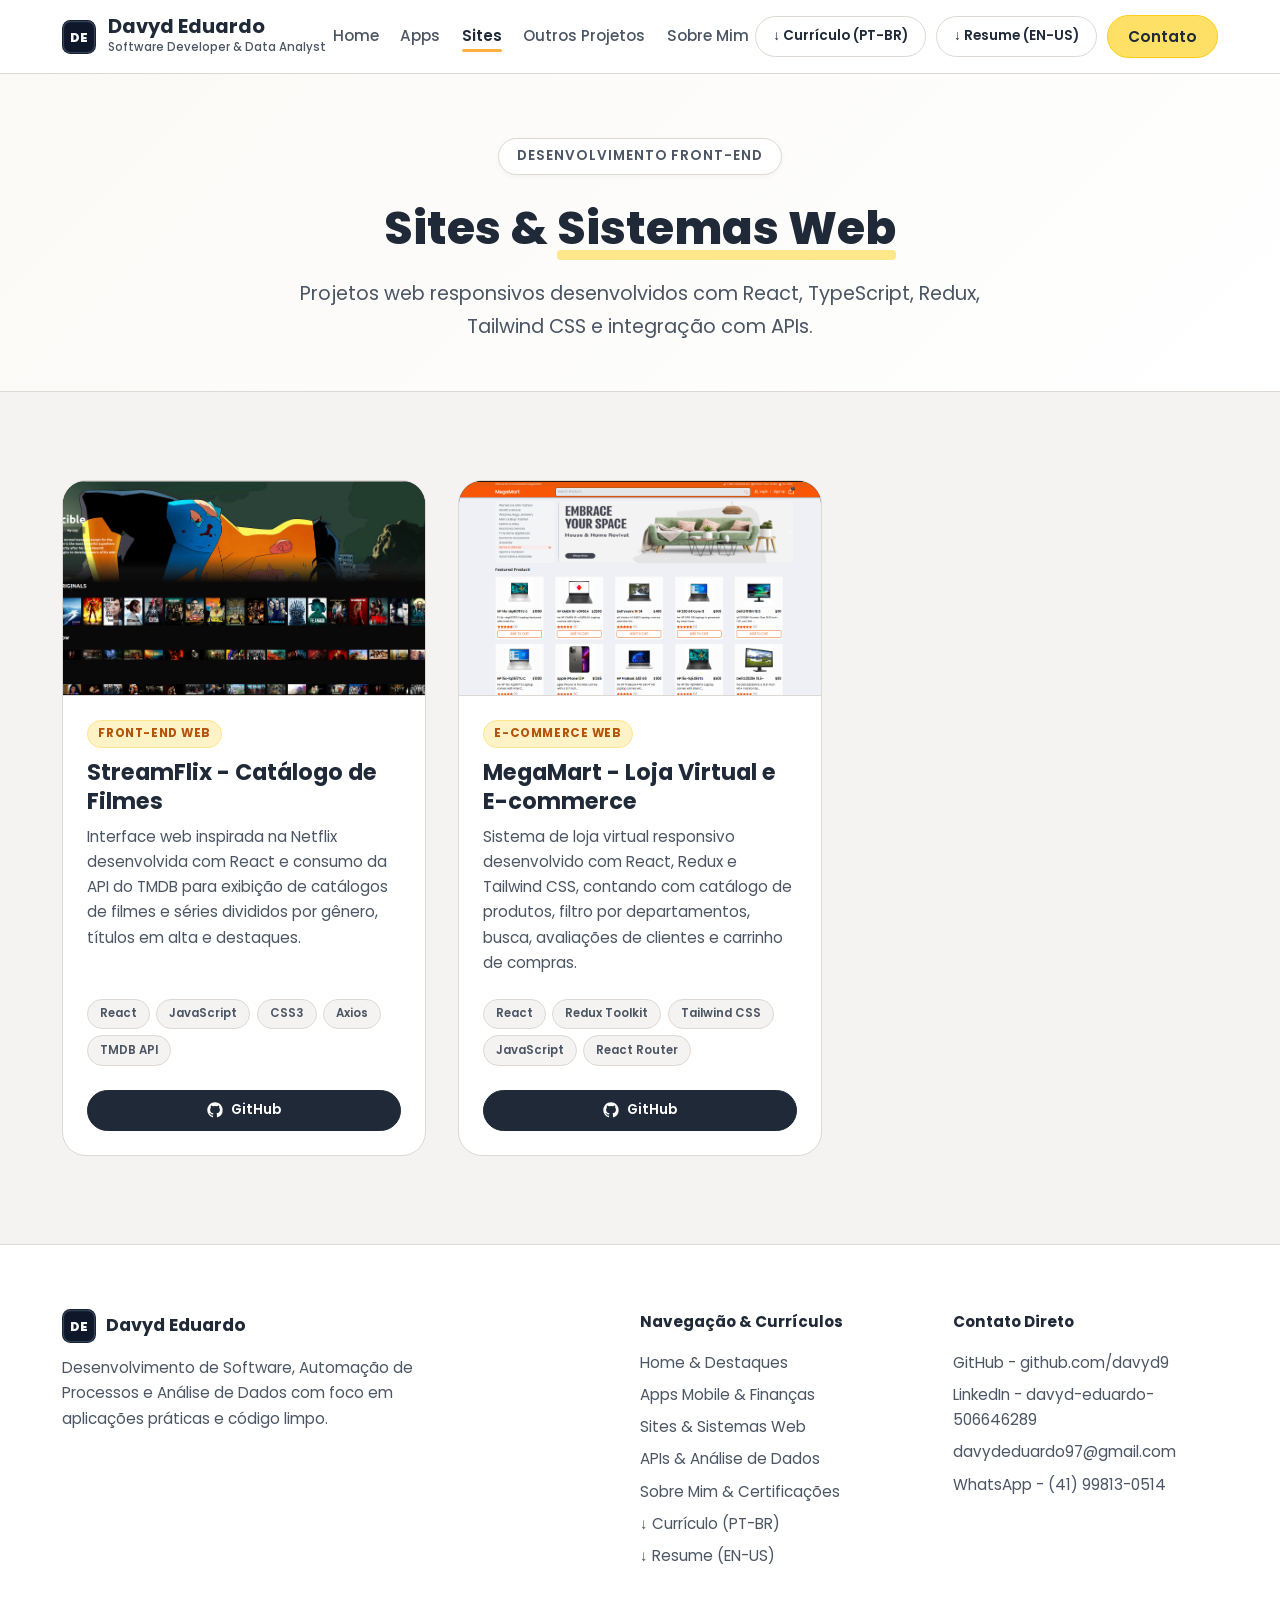
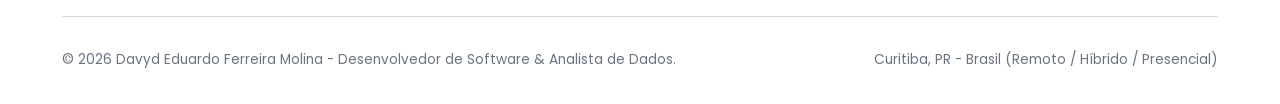
<file: sites/index.html>
<!DOCTYPE html>
<html lang="pt-BR">
<head>
  <meta charset="UTF-8" />
  <meta name="viewport" content="width=device-width, initial-scale=1.0" />
  <meta name="description" content="Projetos web responsivos desenvolvidos com React, TypeScript, Redux, Tailwind CSS e integração com APIs." />
  <title>Sites | Davyd Eduardo - Interfaces Web & E-commerce</title>
  <link rel="icon" type="image/svg+xml" href="data:image/svg+xml,<svg xmlns='http://www.w3.org/2000/svg' viewBox='0 0 36 36'><rect width='36' height='36' rx='8' fill='%230F172A'/><text x='18' y='23' text-anchor='middle' font-family='Inter,Segoe UI,sans-serif' font-size='14' font-weight='800' fill='%2338BDF8'>DE</text></svg>" />
  <link rel="stylesheet" href="/styles/style.css?v=3" />
  <link rel="stylesheet" href="/styles/responsive.css?v=3" />
</head>
<body>
  <!-- NAVBAR -->
  <nav class="navbar" id="navbar">
    <div class="container">
      <a class="nav-logo" href="/index.html">
        <svg class="nav-logo-icon" viewBox="0 0 36 36" xmlns="http://www.w3.org/2000/svg">
          <rect width="36" height="36" rx="9" fill="#0F172A"/>
          <rect x="1.5" y="1.5" width="33" height="33" rx="7.5" fill="none" stroke="#334155" stroke-width="1.5"/>
          <text x="18" y="23" text-anchor="middle" font-family="Poppins, sans-serif" font-size="13.5" font-weight="800" fill="#F8FAFC">DE</text>
        </svg>
        <div>
          <div class="nav-logo-text">Davyd Eduardo</div>
          <div style="font-size: 0.72rem; color: var(--clr-text-muted); font-weight: 500;">Software Developer &amp; Data Analyst</div>
        </div>
      </a>
      <ul class="nav-links">
        <li><a class="nav-link" href="/index.html" id="nav-home">Home</a></li>
        <li><a class="nav-link" href="/apps.html" id="nav-apps">Apps</a></li>
        <li><a class="nav-link active" href="/sites.html" id="nav-sites">Sites</a></li>
        <li><a class="nav-link" href="/projetos.html" id="nav-projetos">Outros Projetos</a></li>
        <li><a class="nav-link" href="/sobre.html" id="nav-sobre">Sobre Mim</a></li>
      </ul>
      <div class="nav-actions">
        <a class="btn btn-ghost btn-sm" href="/Curriculo_Davyd_Eduardo_PT-BR.pdf" download>↓ Currículo (PT-BR)</a>
        <a class="btn btn-ghost btn-sm" href="/Resume_Davyd_Eduardo_EN-US.pdf" download>↓ Resume (EN-US)</a>
        <a class="nav-cta" href="/sobre.html#contato" id="nav-cta-btn">Contato</a>
      </div>
      <button class="hamburger" id="hamburger-btn" aria-label="Abrir menu" aria-expanded="false">
        <span></span><span></span><span></span>
      </button>
    </div>
  </nav>

  <div class="nav-mobile" id="nav-mobile">
    <a class="nav-link" href="/index.html">Home</a>
    <a class="nav-link" href="/apps.html">Apps</a>
    <a class="nav-link" href="/sites.html">Sites</a>
    <a class="nav-link" href="/projetos.html">Outros Projetos</a>
    <a class="nav-link" href="/sobre.html">Sobre Mim</a>
    <a class="nav-link" href="/Curriculo_Davyd_Eduardo_PT-BR.pdf" download style="font-weight: 600;">↓ Currículo (PT-BR)</a>
    <a class="nav-link" href="/Resume_Davyd_Eduardo_EN-US.pdf" download style="font-weight: 600;">↓ Resume (EN-US)</a>
    <a class="nav-link" href="/sobre.html#contato" style="font-weight: 700; color: #D97706;">Contato</a>
  </div>

  <header class="page-header">
    <div class="container">
      <div class="section-tag">Desenvolvimento Front-End</div>
      <h1 class="page-header-title">Sites &amp; <span>Sistemas Web</span></h1>
      <p class="page-header-desc">
        Projetos web responsivos desenvolvidos com React, TypeScript, Redux, Tailwind CSS e integração com APIs.
      </p>
    </div>
  </header>

  <main>
    <section class="section">
      <div class="container">
        <div class="cards-grid">
        <article class="card-projeto">
          <div class="card-img-wrap">
            <img src="/img/projetos/streamflix-catalog.png" alt="StreamFlix - Catálogo de Filmes" class="project-image" loading="lazy" />
          </div>
          <div class="card-body">
            <span class="project-company">Front-End Web</span>
            <h3 class="card-title">StreamFlix - Catálogo de Filmes</h3>
            <p class="card-desc">
              Interface web inspirada na Netflix desenvolvida com React e consumo da API do TMDB para exibição de catálogos de filmes e séries divididos por gênero, títulos em alta e destaques.
            </p>
            <div class="tech-badges">
              <span class="badge">React</span>
              <span class="badge">JavaScript</span>
              <span class="badge">CSS3</span>
              <span class="badge">Axios</span>
              <span class="badge">TMDB API</span>
            </div>
            <div class="card-actions">
              <a href="https://github.com/davyd9/streamflix-react-web" target="_blank" rel="noopener noreferrer" class="btn btn-dark btn-sm" style="width: 100%;">
                <svg width="16" height="16" viewBox="0 0 24 24" fill="currentColor"><path d="M12 .5C5.65.5.5 5.65.5 12c0 5.08 3.29 9.39 7.86 10.91.58.11.79-.25.79-.56 0-.28-.01-1.02-.02-2-3.2.7-3.88-1.54-3.88-1.54-.52-1.33-1.28-1.68-1.28-1.68-1.05-.71.08-.7.08-.7 1.16.08 1.77 1.19 1.77 1.19 1.03 1.76 2.7 1.25 3.36.96.1-.75.4-1.25.73-1.54-2.55-.29-5.23-1.28-5.23-5.68 0-1.26.45-2.28 1.18-3.09-.12-.29-.51-1.46.11-3.05 0 0 .97-.31 3.17 1.18a11.05 11.05 0 0 1 5.78 0c2.2-1.49 3.17-1.18 3.17-1.18.62 1.59.23 2.76.11 3.05.74.81 1.18 1.83 1.18 3.09 0 4.41-2.69 5.38-5.25 5.67.41.36.78 1.06.78 2.14 0 1.55-.01 2.8-.01 3.18 0 .31.21.68.8.56A11.51 11.51 0 0 0 23.5 12C23.5 5.65 18.35.5 12 .5Z"/></svg>
                GitHub
              </a>
            </div>
          </div>
        </article>

        <article class="card-projeto">
          <div class="card-img-wrap">
            <img src="/img/projetos/megamart-ecommerce.png" alt="MegaMart - Loja Virtual e E-commerce" class="project-image" loading="lazy" />
          </div>
          <div class="card-body">
            <span class="project-company">E-commerce Web</span>
            <h3 class="card-title">MegaMart - Loja Virtual e E-commerce</h3>
            <p class="card-desc">
              Sistema de loja virtual responsivo desenvolvido com React, Redux e Tailwind CSS, contando com catálogo de produtos, filtro por departamentos, busca, avaliações de clientes e carrinho de compras.
            </p>
            <div class="tech-badges">
              <span class="badge">React</span>
              <span class="badge">Redux Toolkit</span>
              <span class="badge">Tailwind CSS</span>
              <span class="badge">JavaScript</span>
              <span class="badge">React Router</span>
            </div>
            <div class="card-actions">
              <a href="https://github.com/davyd9/megamart-ecommerce-react" target="_blank" rel="noopener noreferrer" class="btn btn-dark btn-sm" style="width: 100%;">
                <svg width="16" height="16" viewBox="0 0 24 24" fill="currentColor"><path d="M12 .5C5.65.5.5 5.65.5 12c0 5.08 3.29 9.39 7.86 10.91.58.11.79-.25.79-.56 0-.28-.01-1.02-.02-2-3.2.7-3.88-1.54-3.88-1.54-.52-1.33-1.28-1.68-1.28-1.68-1.05-.71.08-.7.08-.7 1.16.08 1.77 1.19 1.77 1.19 1.03 1.76 2.7 1.25 3.36.96.1-.75.4-1.25.73-1.54-2.55-.29-5.23-1.28-5.23-5.68 0-1.26.45-2.28 1.18-3.09-.12-.29-.51-1.46.11-3.05 0 0 .97-.31 3.17 1.18a11.05 11.05 0 0 1 5.78 0c2.2-1.49 3.17-1.18 3.17-1.18.62 1.59.23 2.76.11 3.05.74.81 1.18 1.83 1.18 3.09 0 4.41-2.69 5.38-5.25 5.67.41.36.78 1.06.78 2.14 0 1.55-.01 2.8-.01 3.18 0 .31.21.68.8.56A11.51 11.51 0 0 0 23.5 12C23.5 5.65 18.35.5 12 .5Z"/></svg>
                GitHub
              </a>
            </div>
          </div>
        </article>
        </div>
      </div>
    </section>
  </main>

  <!-- FOOTER -->
  <footer class="footer">
    <div class="container">
      <div class="footer-grid">
        <div class="footer-brand">
          <div style="display:flex; align-items:center; gap:0.65rem; margin-bottom:0.8rem;">
            <svg class="nav-logo-icon" viewBox="0 0 36 36" xmlns="http://www.w3.org/2000/svg">
              <rect width="36" height="36" rx="9" fill="#0F172A"/>
              <rect x="1.5" y="1.5" width="33" height="33" rx="7.5" fill="none" stroke="#334155" stroke-width="1.5"/>
              <text x="18" y="23" text-anchor="middle" font-family="Poppins, sans-serif" font-size="13.5" font-weight="800" fill="#F8FAFC">DE</text>
            </svg>
            <span style="font-weight: 700; font-size: 1.1rem;">Davyd Eduardo</span>
          </div>
          <p class="footer-tagline">
            Desenvolvimento de Software, Automação de Processos e Análise de Dados com foco em aplicações práticas e código limpo.
          </p>
        </div>

        <div class="footer-col">
          <h3 class="footer-col-title">Navegação &amp; Currículos</h3>
          <div class="footer-links">
            <a href="/index.html">Home &amp; Destaques</a>
            <a href="/apps.html">Apps Mobile &amp; Finanças</a>
            <a href="/sites.html">Sites &amp; Sistemas Web</a>
            <a href="/projetos.html">APIs &amp; Análise de Dados</a>
            <a href="/sobre.html">Sobre Mim &amp; Certificações</a>
            <a href="/Curriculo_Davyd_Eduardo_PT-BR.pdf" download>↓ Currículo (PT-BR)</a>
            <a href="/Resume_Davyd_Eduardo_EN-US.pdf" download>↓ Resume (EN-US)</a>
          </div>
        </div>

        <div class="footer-col">
          <h3 class="footer-col-title">Contato Direto</h3>
          <div class="footer-links">
            <a href="https://github.com/davyd9" target="_blank" rel="noopener">GitHub - github.com/davyd9</a>
            <a href="https://www.linkedin.com/in/davyd-eduardo-506646289/" target="_blank" rel="noopener">LinkedIn - davyd-eduardo-506646289</a>
            <a href="mailto:davydeduardo97@gmail.com">davydeduardo97@gmail.com</a>
            <a href="https://wa.me/5541998130514" target="_blank" rel="noopener">WhatsApp - (41) 99813-0514</a>
          </div>
        </div>
      </div>

      <div class="footer-bottom">
        <p>© <span id="footer-year">2026</span> Davyd Eduardo Ferreira Molina - Desenvolvedor de Software &amp; Analista de Dados.</p>
        <p>Curitiba, PR - Brasil (Remoto / Híbrido / Presencial)</p>
      </div>
    </div>
  </footer>
  <script src="/js/script.js"></script>
</body>
</html>
</file>
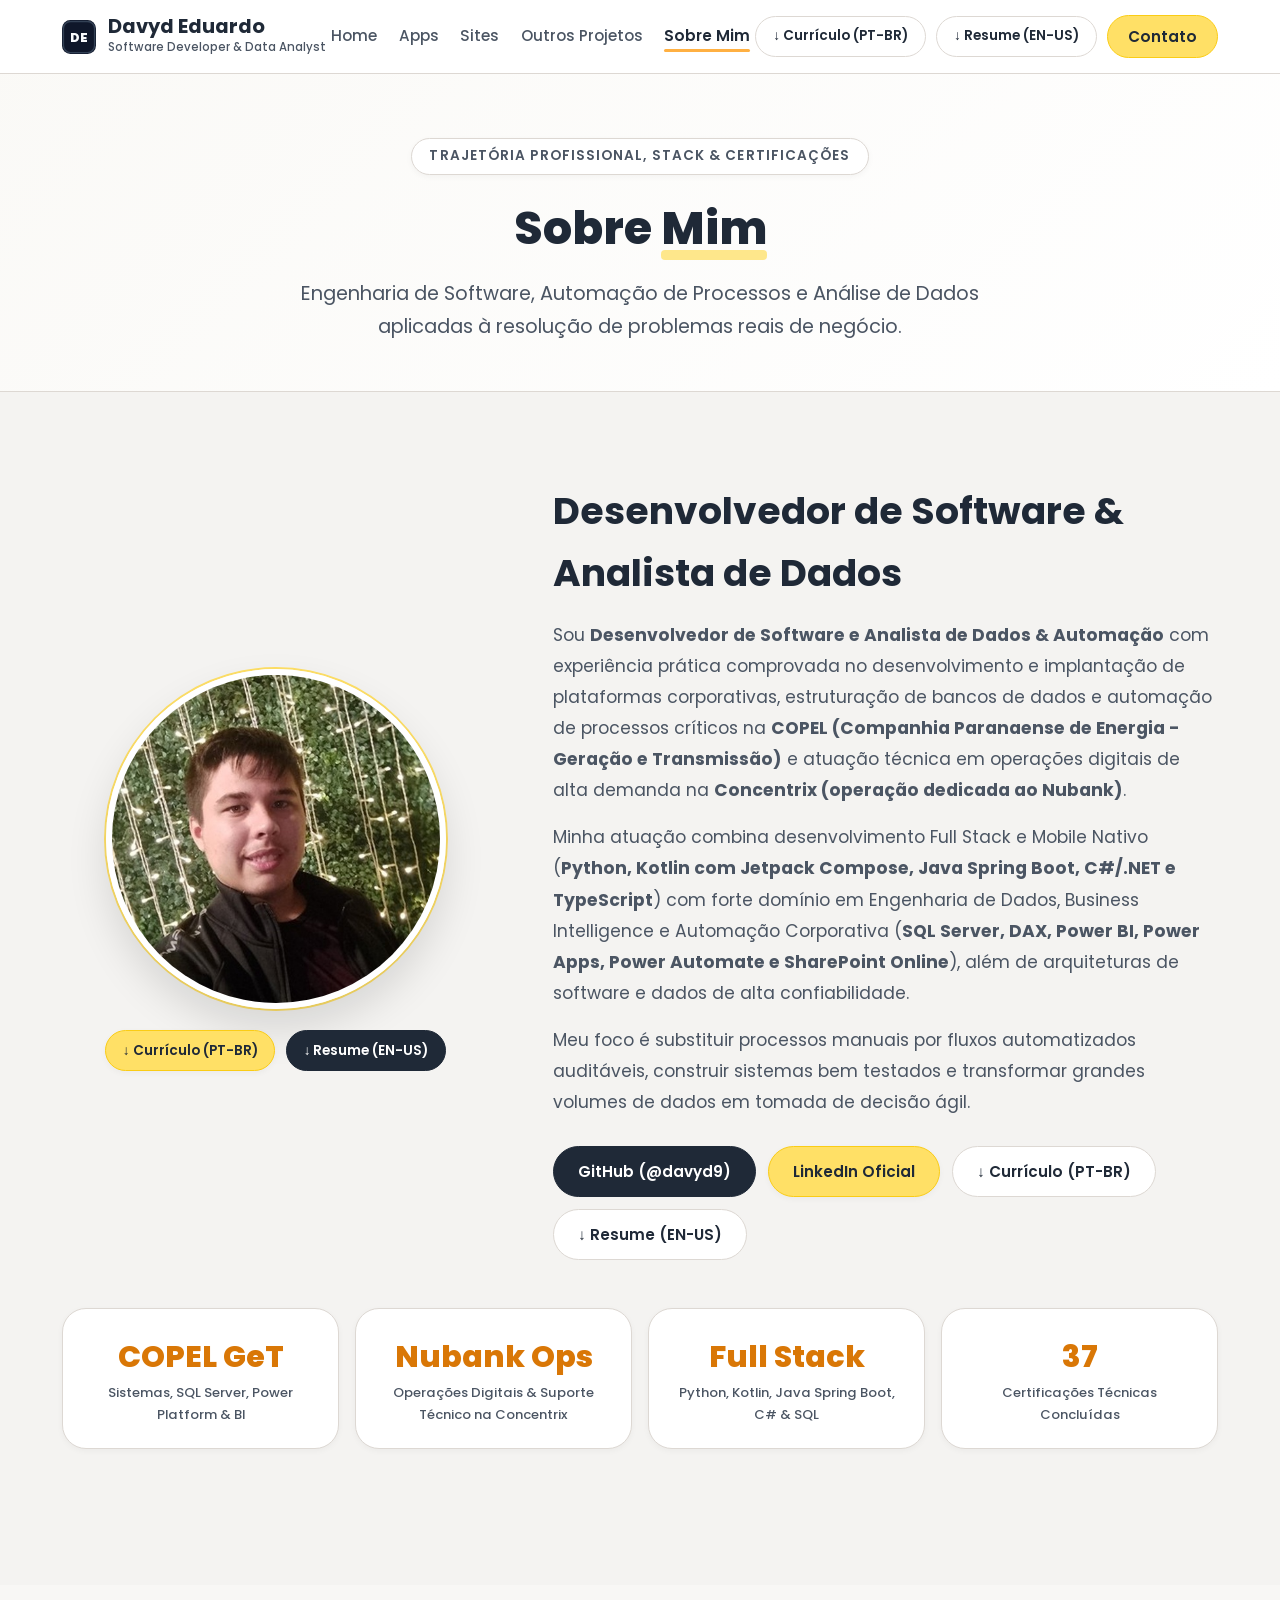
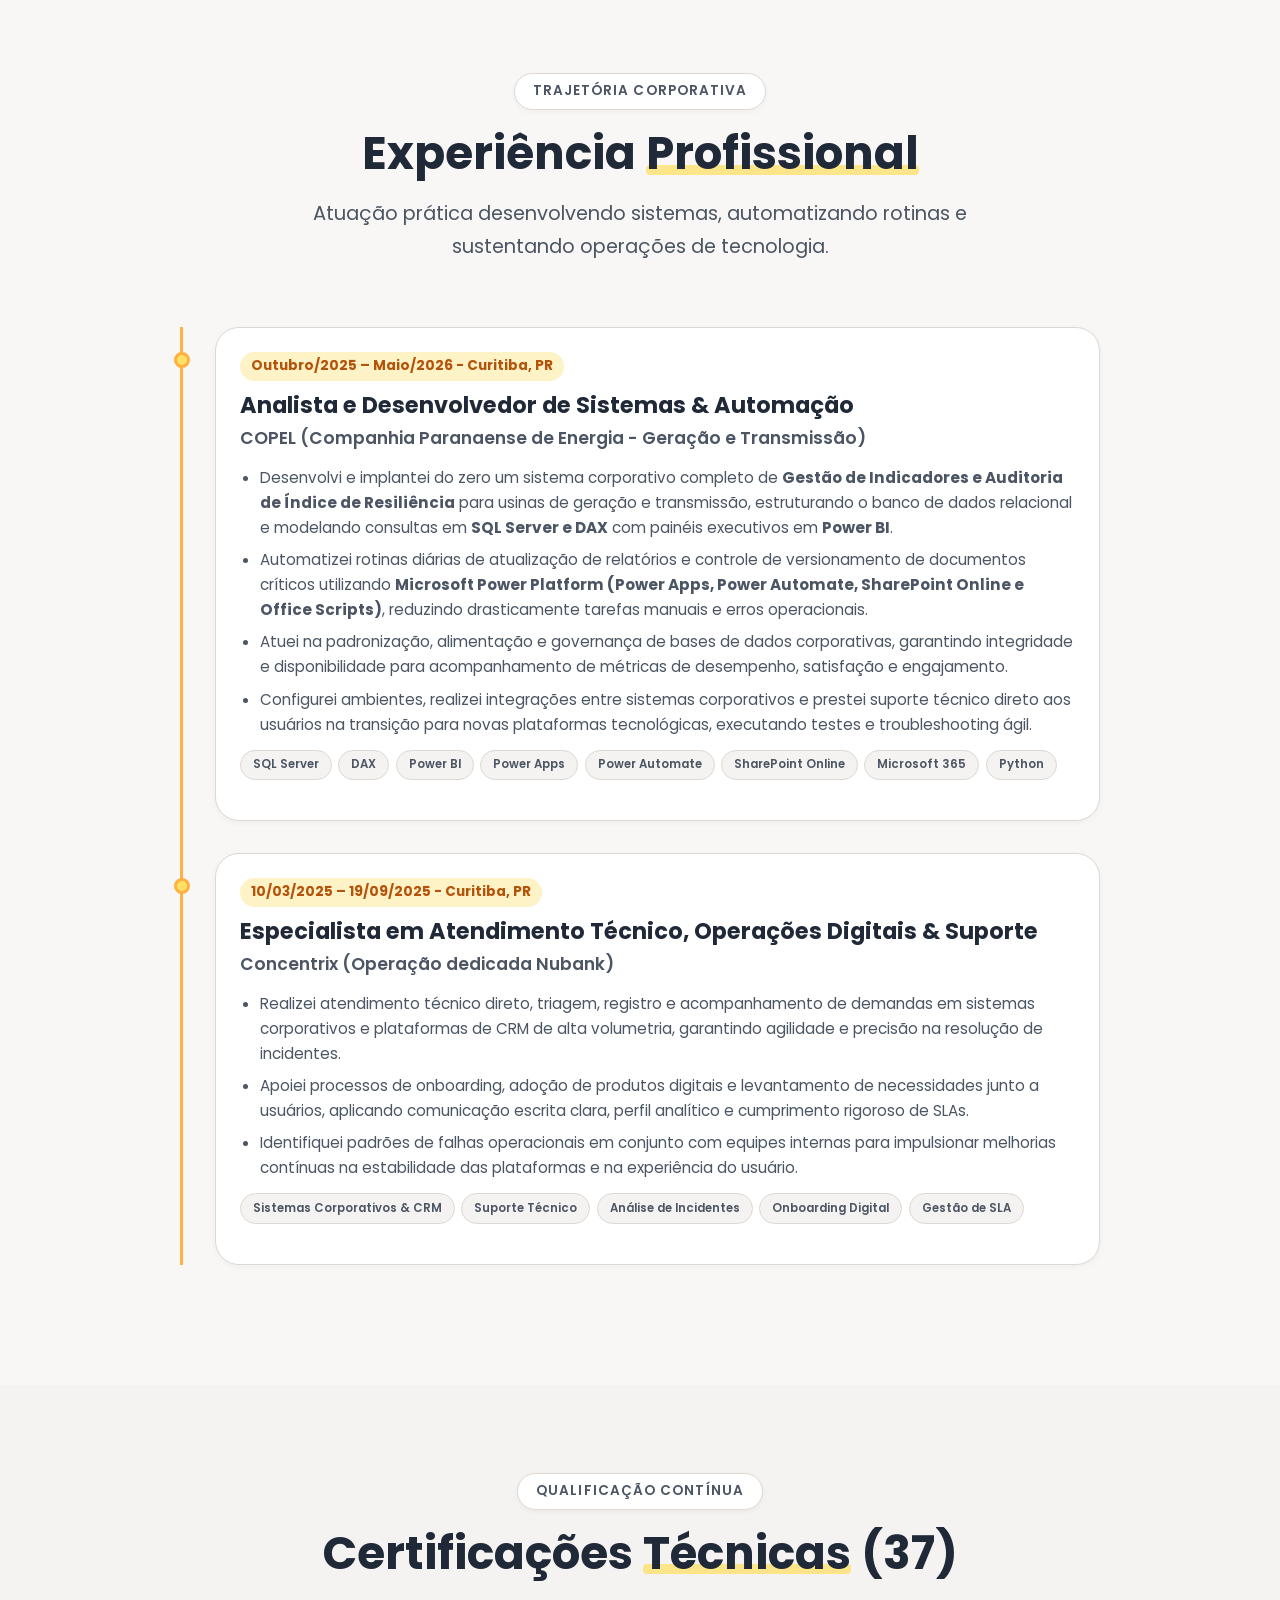
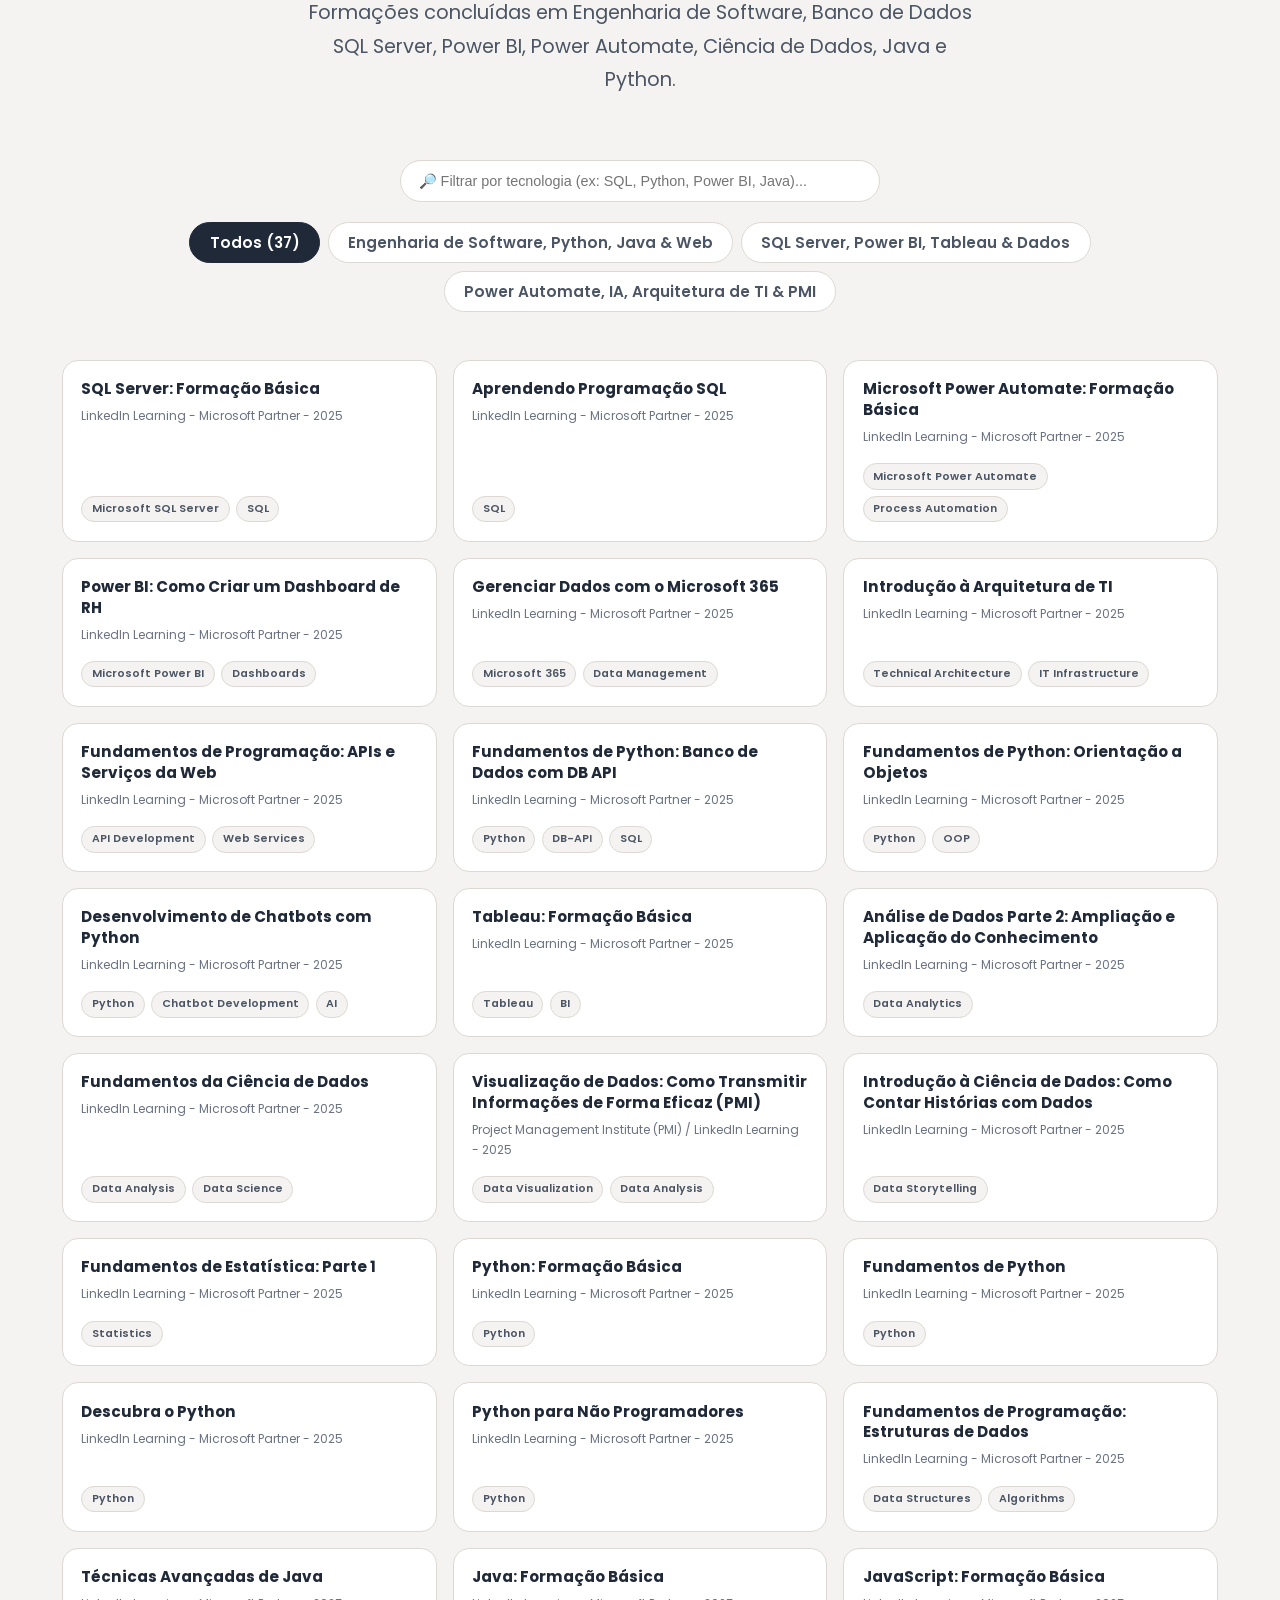
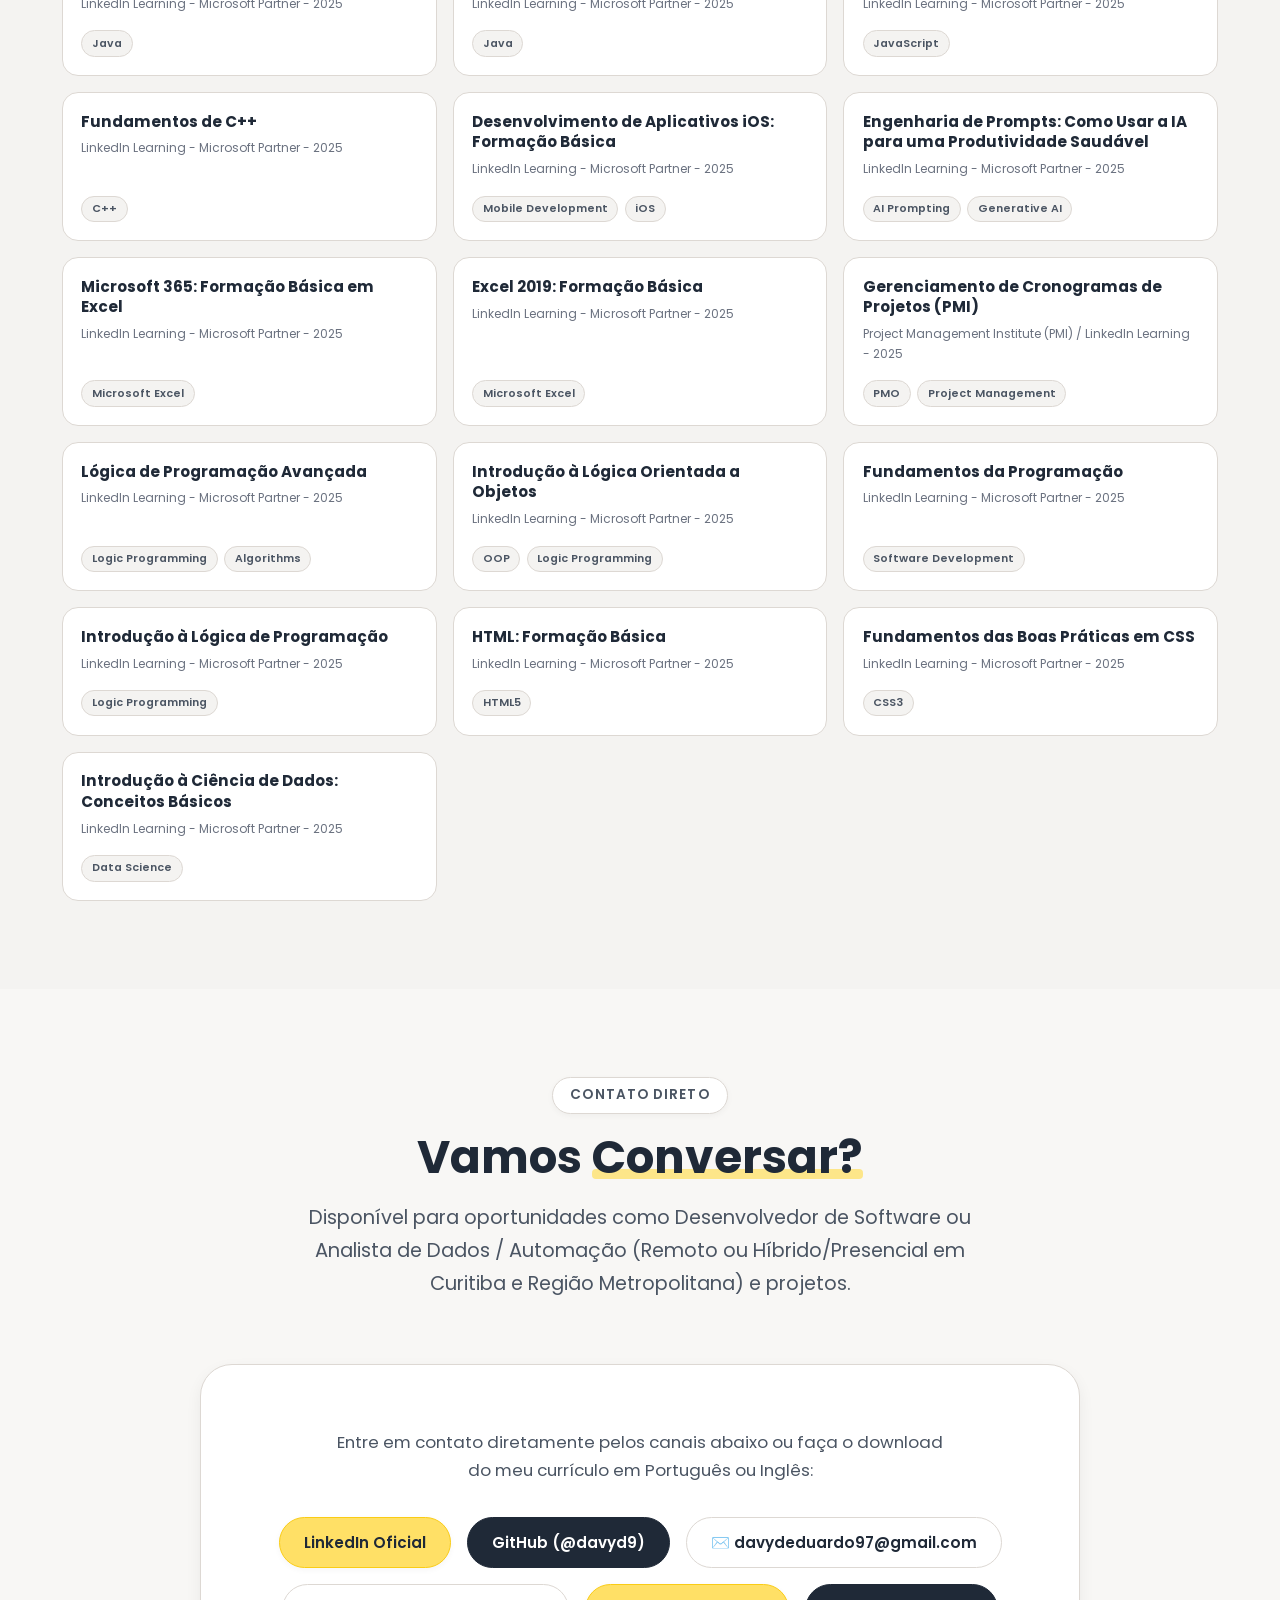
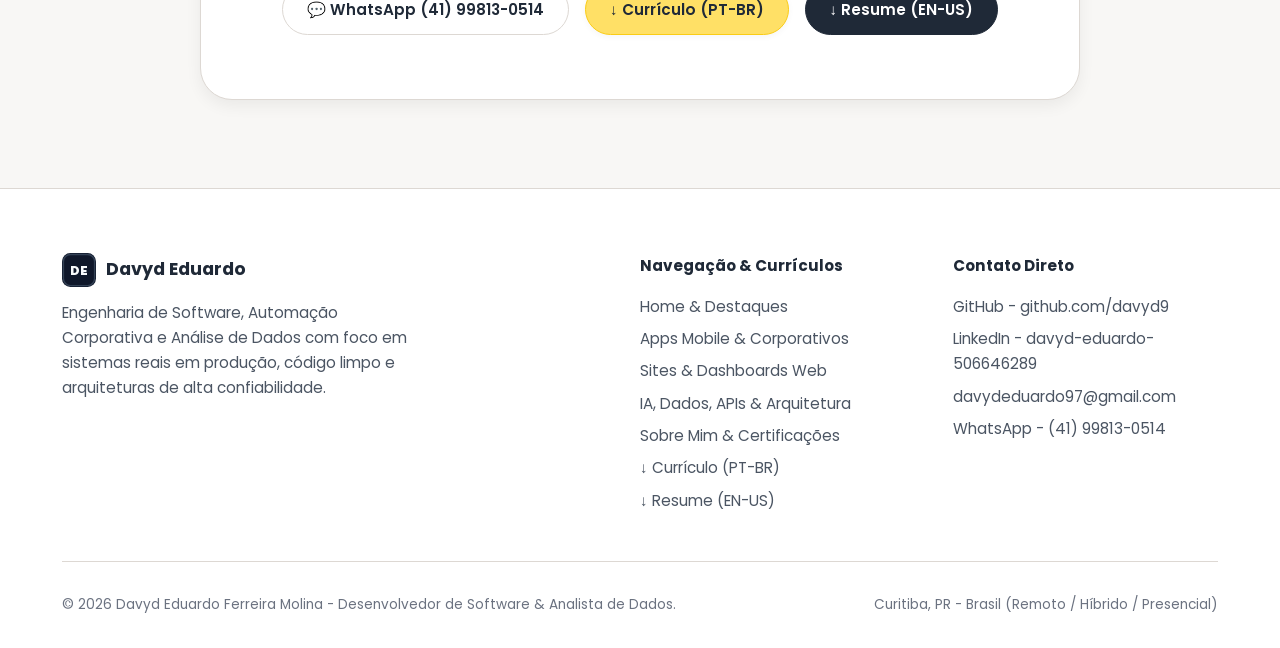
<file: sobre/index.html>
<!DOCTYPE html>
<html lang="pt-BR">
<head>
  <meta charset="UTF-8" />
  <meta name="viewport" content="width=device-width, initial-scale=1.0" />
  <meta name="description" content="Sobre Davyd Eduardo - Desenvolvedor de Software & Analista de Dados com experiência na COPEL e Concentrix/Nubank." />
  <title>Sobre Mim, Experiência &amp; Certificados | Davyd Eduardo</title>
  <link rel="icon" type="image/svg+xml" href="data:image/svg+xml,<svg xmlns='http://www.w3.org/2000/svg' viewBox='0 0 36 36'><rect width='36' height='36' rx='8' fill='%230F172A'/><text x='18' y='23' text-anchor='middle' font-family='Inter,Segoe UI,sans-serif' font-size='14' font-weight='800' fill='%2338BDF8'>DE</text></svg>" />
  <link rel="stylesheet" href="/styles/style.css?v=2" />
  <link rel="stylesheet" href="/styles/responsive.css?v=2" />
</head>
<body>
  <!-- NAVBAR -->
  <nav class="navbar" id="navbar">
    <div class="container">
      <a class="nav-logo" href="/index.html">
        <svg class="nav-logo-icon" viewBox="0 0 36 36" xmlns="http://www.w3.org/2000/svg">
  <rect width="36" height="36" rx="9" fill="#0F172A"/>
  <rect x="1.5" y="1.5" width="33" height="33" rx="7.5" fill="none" stroke="#334155" stroke-width="1.5"/>
  <text x="18" y="23" text-anchor="middle" font-family="Poppins, sans-serif" font-size="13.5" font-weight="800" fill="#F8FAFC">DE</text>
</svg>
        <div>
          <div class="nav-logo-text">Davyd Eduardo</div>
          <div style="font-size: 0.72rem; color: var(--clr-text-muted); font-weight: 500;">Software Developer &amp; Data Analyst</div>
        </div>
      </a>
      <ul class="nav-links">
        <li><a class="nav-link" href="/index.html" id="nav-home">Home</a></li>
        <li><a class="nav-link" href="/apps.html" id="nav-apps">Apps</a></li>
        <li><a class="nav-link" href="/sites.html" id="nav-sites">Sites</a></li>
        <li><a class="nav-link" href="/projetos.html" id="nav-projetos">Outros Projetos</a></li>
        <li><a class="nav-link active" href="/sobre.html" id="nav-sobre">Sobre Mim</a></li>
      </ul>
      <div class="nav-actions">
        <a class="btn btn-ghost btn-sm" href="/Curriculo_Davyd_Eduardo_PT-BR.pdf" download>↓ Currículo (PT-BR)</a>
        <a class="btn btn-ghost btn-sm" href="/Resume_Davyd_Eduardo_EN-US.pdf" download>↓ Resume (EN-US)</a>
        <a class="nav-cta" href="sobre.html#contato" id="nav-cta-btn">Contato</a>
      </div>
      <button class="hamburger" id="hamburger-btn" aria-label="Abrir menu" aria-expanded="false">
        <span></span><span></span><span></span>
      </button>
    </div>
  </nav>

  <div class="nav-mobile" id="nav-mobile">
    <a class="nav-link" href="/index.html">Home</a>
    <a class="nav-link" href="/apps.html">Apps</a>
    <a class="nav-link" href="/sites.html">Sites</a>
    <a class="nav-link" href="/projetos.html">Outros Projetos</a>
    <a class="nav-link" href="/sobre.html">Sobre Mim</a>
    <a class="nav-link" href="/Curriculo_Davyd_Eduardo_PT-BR.pdf" download style="font-weight: 600;">↓ Currículo (PT-BR)</a>
    <a class="nav-link" href="/Resume_Davyd_Eduardo_EN-US.pdf" download style="font-weight: 600;">↓ Resume (EN-US)</a>
    <a class="nav-link" href="sobre.html#contato" style="font-weight: 700; color: #D97706;">Contato</a>
  </div>

  <header class="page-header">
    <div class="container">
      <div class="section-tag">Trajetória Profissional, Stack &amp; Certificações</div>
      <h1 class="page-header-title">Sobre <span>Mim</span></h1>
      <p class="page-header-desc">
        Engenharia de Software, Automação de Processos e Análise de Dados aplicadas à resolução de problemas reais de negócio.
      </p>
    </div>
  </header>

  <main>
    <!-- APRESENTAÇÃO & BIO -->
    <section class="section">
      <div class="container">
        <div class="sobre-grid">
          <div class="sobre-foto-wrap" style="text-align:center;">
            <img src="/assets/profile.jpg?v=2" alt="Foto de Davyd Eduardo" class="hero-photo" style="margin: 0 auto;" />
            <div style="margin-top: 1.35rem; display: flex; justify-content: center; gap: 0.65rem; flex-wrap: wrap;">
              <a href="/Curriculo_Davyd_Eduardo_PT-BR.pdf" download class="btn btn-primary btn-sm">↓ Currículo (PT-BR)</a>
              <a href="/Resume_Davyd_Eduardo_EN-US.pdf" download class="btn btn-dark btn-sm">↓ Resume (EN-US)</a>
            </div>
          </div>

          <div class="sobre-content">
            <h2>Desenvolvedor de Software &amp; Analista de Dados</h2>
            <p>
              Sou <strong>Desenvolvedor de Software e Analista de Dados &amp; Automação</strong> com experiência prática comprovada no desenvolvimento e implantação de plataformas corporativas, estruturação de bancos de dados e automação de processos críticos na <strong>COPEL (Companhia Paranaense de Energia - Geração e Transmissão)</strong> e atuação técnica em operações digitais de alta demanda na <strong>Concentrix (operação dedicada ao Nubank)</strong>.
            </p>
            <p>
              Minha atuação combina desenvolvimento Full Stack e Mobile Nativo (<strong>Python, Kotlin com Jetpack Compose, Java Spring Boot, C#/.NET e TypeScript</strong>) com forte domínio em Engenharia de Dados, Business Intelligence e Automação Corporativa (<strong>SQL Server, DAX, Power BI, Power Apps, Power Automate e SharePoint Online</strong>), além de arquiteturas de software e dados de alta confiabilidade.
            </p>
            <p>
              Meu foco é substituir processos manuais por fluxos automatizados auditáveis, construir sistemas bem testados e transformar grandes volumes de dados em tomada de decisão ágil.
            </p>

            <div style="margin-top: 1.75rem; display: flex; flex-wrap: wrap; gap: 0.75rem;">
              <a href="https://github.com/davyd9" target="_blank" rel="noopener" class="btn btn-dark">GitHub (@davyd9)</a>
              <a href="https://www.linkedin.com/in/davyd-eduardo-506646289/" target="_blank" rel="noopener" class="btn btn-primary">LinkedIn Oficial</a>
              <a href="/Curriculo_Davyd_Eduardo_PT-BR.pdf" download class="btn btn-ghost">↓ Currículo (PT-BR)</a>
              <a href="/Resume_Davyd_Eduardo_EN-US.pdf" download class="btn btn-ghost">↓ Resume (EN-US)</a>
            </div>
          </div>
        </div>

        <div class="info-cards">
          <div class="info-card">
            <div class="info-card-num">COPEL GeT</div>
            <div class="info-card-label">Sistemas, SQL Server, Power Platform &amp; BI</div>
          </div>
          <div class="info-card">
            <div class="info-card-num">Nubank Ops</div>
            <div class="info-card-label">Operações Digitais &amp; Suporte Técnico na Concentrix</div>
          </div>
          <div class="info-card">
            <div class="info-card-num">Full Stack</div>
            <div class="info-card-label">Python, Kotlin, Java Spring Boot, C# &amp; SQL</div>
          </div>
          <div class="info-card">
            <div class="info-card-num">37</div>
            <div class="info-card-label">Certificações Técnicas Concluídas</div>
          </div>
        </div>
      </div>
    </section>

    <!-- EXPERIÊNCIA PROFISSIONAL -->
    <section class="section" id="experiencia" style="background: var(--clr-bg-2);">
      <div class="container">
        <header class="section-header">
          <div class="section-tag">Trajetória Corporativa</div>
          <h2 class="section-title">Experiência <span>Profissional</span></h2>
          <p class="section-desc">Atuação prática desenvolvendo sistemas, automatizando rotinas e sustentando operações de tecnologia.</p>
        </header>

        <div class="timeline" style="max-width: 920px; margin: 0 auto;">
          <!-- COPEL -->
          <div class="timeline-item">
            <div class="timeline-dot"></div>
            <span class="timeline-period">Outubro/2025 – Maio/2026 - Curitiba, PR</span>
            <h3 class="timeline-role">Analista e Desenvolvedor de Sistemas &amp; Automação</h3>
            <div class="timeline-company">COPEL (Companhia Paranaense de Energia - Geração e Transmissão)</div>
            <ul class="timeline-list">
              <li>Desenvolvi e implantei do zero um sistema corporativo completo de <strong>Gestão de Indicadores e Auditoria de Índice de Resiliência</strong> para usinas de geração e transmissão, estruturando o banco de dados relacional e modelando consultas em <strong>SQL Server e DAX</strong> com painéis executivos em <strong>Power BI</strong>.</li>
              <li>Automatizei rotinas diárias de atualização de relatórios e controle de versionamento de documentos críticos utilizando <strong>Microsoft Power Platform (Power Apps, Power Automate, SharePoint Online e Office Scripts)</strong>, reduzindo drasticamente tarefas manuais e erros operacionais.</li>
              <li>Atuei na padronização, alimentação e governança de bases de dados corporativas, garantindo integridade e disponibilidade para acompanhamento de métricas de desempenho, satisfação e engajamento.</li>
              <li>Configurei ambientes, realizei integrações entre sistemas corporativos e prestei suporte técnico direto aos usuários na transição para novas plataformas tecnológicas, executando testes e troubleshooting ágil.</li>
            </ul>
            <div class="tech-badges" style="margin-top: 0.8rem;">
              <span class="badge">SQL Server</span>
              <span class="badge">DAX</span>
              <span class="badge">Power BI</span>
              <span class="badge">Power Apps</span>
              <span class="badge">Power Automate</span>
              <span class="badge">SharePoint Online</span>
              <span class="badge">Microsoft 365</span>
              <span class="badge">Python</span>
            </div>
          </div>

          <!-- CONCENTRIX / NUBANK -->
          <div class="timeline-item">
            <div class="timeline-dot"></div>
            <span class="timeline-period">10/03/2025 – 19/09/2025 - Curitiba, PR</span>
            <h3 class="timeline-role">Especialista em Atendimento Técnico, Operações Digitais &amp; Suporte</h3>
            <div class="timeline-company">Concentrix (Operação dedicada Nubank)</div>
            <ul class="timeline-list">
              <li>Realizei atendimento técnico direto, triagem, registro e acompanhamento de demandas em sistemas corporativos e plataformas de CRM de alta volumetria, garantindo agilidade e precisão na resolução de incidentes.</li>
              <li>Apoiei processos de onboarding, adoção de produtos digitais e levantamento de necessidades junto a usuários, aplicando comunicação escrita clara, perfil analítico e cumprimento rigoroso de SLAs.</li>
              <li>Identifiquei padrões de falhas operacionais em conjunto com equipes internas para impulsionar melhorias contínuas na estabilidade das plataformas e na experiência do usuário.</li>
            </ul>
            <div class="tech-badges" style="margin-top: 0.8rem;">
              <span class="badge">Sistemas Corporativos &amp; CRM</span>
              <span class="badge">Suporte Técnico</span>
              <span class="badge">Análise de Incidentes</span>
              <span class="badge">Onboarding Digital</span>
              <span class="badge">Gestão de SLA</span>
            </div>
          </div>
        </div>
      </div>
    </section>

    <!-- GALERIA DE 37 CERTIFICADOS REAIS (LIMPA E ELEGANTE) -->
    <section class="section" id="certificados">
      <div class="container">
        <header class="section-header">
          <div class="section-tag">Qualificação Contínua</div>
          <h2 class="section-title">Certificações <span>Técnicas</span> (37)</h2>
          <p class="section-desc">
            Formações concluídas em Engenharia de Software, Banco de Dados SQL Server, Power BI, Power Automate, Ciência de Dados, Java e Python.
          </p>
        </header>

        <div style="max-width: 480px; margin: 0 auto 1.25rem;">
          <input type="text" id="cert-search" placeholder="🔎 Filtrar por tecnologia (ex: SQL, Python, Power BI, Java)..." style="width:100%; padding:0.75rem 1.1rem; border-radius:999px; border:1px solid var(--clr-border); font-size:0.9rem; background:var(--clr-white);" />
        </div>

        <div class="filter-bar">
          <button class="filter-btn active" data-cert-filter="all">Todos (37)</button>
          <button class="filter-btn" data-cert-filter="dev">Engenharia de Software, Python, Java &amp; Web</button>
          <button class="filter-btn" data-cert-filter="dados">SQL Server, Power BI, Tableau &amp; Dados</button>
          <button class="filter-btn" data-cert-filter="ia">Power Automate, IA, Arquitetura de TI &amp; PMI</button>
        </div>

        <div class="cert-grid">
        <div class="cert-card" data-cert-cat="dados">
          <div>
            <div class="cert-title">SQL Server: Formação Básica</div>
            <div class="cert-meta">LinkedIn Learning - Microsoft Partner - 2025</div>
          </div>
          <div class="tech-badges" style="margin: 0.4rem 0 0;">
            <span class="badge" style="font-size:0.68rem;padding:0.2rem 0.6rem;">Microsoft SQL Server</span><span class="badge" style="font-size:0.68rem;padding:0.2rem 0.6rem;">SQL</span>
          </div>
        </div>
        <div class="cert-card" data-cert-cat="dados dev">
          <div>
            <div class="cert-title">Aprendendo Programação SQL</div>
            <div class="cert-meta">LinkedIn Learning - Microsoft Partner - 2025</div>
          </div>
          <div class="tech-badges" style="margin: 0.4rem 0 0;">
            <span class="badge" style="font-size:0.68rem;padding:0.2rem 0.6rem;">SQL</span>
          </div>
        </div>
        <div class="cert-card" data-cert-cat="ia">
          <div>
            <div class="cert-title">Microsoft Power Automate: Formação Básica</div>
            <div class="cert-meta">LinkedIn Learning - Microsoft Partner - 2025</div>
          </div>
          <div class="tech-badges" style="margin: 0.4rem 0 0;">
            <span class="badge" style="font-size:0.68rem;padding:0.2rem 0.6rem;">Microsoft Power Automate</span><span class="badge" style="font-size:0.68rem;padding:0.2rem 0.6rem;">Process Automation</span>
          </div>
        </div>
        <div class="cert-card" data-cert-cat="dados ia">
          <div>
            <div class="cert-title">Power BI: Como Criar um Dashboard de RH</div>
            <div class="cert-meta">LinkedIn Learning - Microsoft Partner - 2025</div>
          </div>
          <div class="tech-badges" style="margin: 0.4rem 0 0;">
            <span class="badge" style="font-size:0.68rem;padding:0.2rem 0.6rem;">Microsoft Power BI</span><span class="badge" style="font-size:0.68rem;padding:0.2rem 0.6rem;">Dashboards</span>
          </div>
        </div>
        <div class="cert-card" data-cert-cat="dados ia">
          <div>
            <div class="cert-title">Gerenciar Dados com o Microsoft 365</div>
            <div class="cert-meta">LinkedIn Learning - Microsoft Partner - 2025</div>
          </div>
          <div class="tech-badges" style="margin: 0.4rem 0 0;">
            <span class="badge" style="font-size:0.68rem;padding:0.2rem 0.6rem;">Microsoft 365</span><span class="badge" style="font-size:0.68rem;padding:0.2rem 0.6rem;">Data Management</span>
          </div>
        </div>
        <div class="cert-card" data-cert-cat="ia">
          <div>
            <div class="cert-title">Introdução à Arquitetura de TI</div>
            <div class="cert-meta">LinkedIn Learning - Microsoft Partner - 2025</div>
          </div>
          <div class="tech-badges" style="margin: 0.4rem 0 0;">
            <span class="badge" style="font-size:0.68rem;padding:0.2rem 0.6rem;">Technical Architecture</span><span class="badge" style="font-size:0.68rem;padding:0.2rem 0.6rem;">IT Infrastructure</span>
          </div>
        </div>
        <div class="cert-card" data-cert-cat="dev">
          <div>
            <div class="cert-title">Fundamentos de Programação: APIs e Serviços da Web</div>
            <div class="cert-meta">LinkedIn Learning - Microsoft Partner - 2025</div>
          </div>
          <div class="tech-badges" style="margin: 0.4rem 0 0;">
            <span class="badge" style="font-size:0.68rem;padding:0.2rem 0.6rem;">API Development</span><span class="badge" style="font-size:0.68rem;padding:0.2rem 0.6rem;">Web Services</span>
          </div>
        </div>
        <div class="cert-card" data-cert-cat="dados dev">
          <div>
            <div class="cert-title">Fundamentos de Python: Banco de Dados com DB API</div>
            <div class="cert-meta">LinkedIn Learning - Microsoft Partner - 2025</div>
          </div>
          <div class="tech-badges" style="margin: 0.4rem 0 0;">
            <span class="badge" style="font-size:0.68rem;padding:0.2rem 0.6rem;">Python</span><span class="badge" style="font-size:0.68rem;padding:0.2rem 0.6rem;">DB-API</span><span class="badge" style="font-size:0.68rem;padding:0.2rem 0.6rem;">SQL</span>
          </div>
        </div>
        <div class="cert-card" data-cert-cat="dev">
          <div>
            <div class="cert-title">Fundamentos de Python: Orientação a Objetos</div>
            <div class="cert-meta">LinkedIn Learning - Microsoft Partner - 2025</div>
          </div>
          <div class="tech-badges" style="margin: 0.4rem 0 0;">
            <span class="badge" style="font-size:0.68rem;padding:0.2rem 0.6rem;">Python</span><span class="badge" style="font-size:0.68rem;padding:0.2rem 0.6rem;">OOP</span>
          </div>
        </div>
        <div class="cert-card" data-cert-cat="dev ia">
          <div>
            <div class="cert-title">Desenvolvimento de Chatbots com Python</div>
            <div class="cert-meta">LinkedIn Learning - Microsoft Partner - 2025</div>
          </div>
          <div class="tech-badges" style="margin: 0.4rem 0 0;">
            <span class="badge" style="font-size:0.68rem;padding:0.2rem 0.6rem;">Python</span><span class="badge" style="font-size:0.68rem;padding:0.2rem 0.6rem;">Chatbot Development</span><span class="badge" style="font-size:0.68rem;padding:0.2rem 0.6rem;">AI</span>
          </div>
        </div>
        <div class="cert-card" data-cert-cat="dados">
          <div>
            <div class="cert-title">Tableau: Formação Básica</div>
            <div class="cert-meta">LinkedIn Learning - Microsoft Partner - 2025</div>
          </div>
          <div class="tech-badges" style="margin: 0.4rem 0 0;">
            <span class="badge" style="font-size:0.68rem;padding:0.2rem 0.6rem;">Tableau</span><span class="badge" style="font-size:0.68rem;padding:0.2rem 0.6rem;">BI</span>
          </div>
        </div>
        <div class="cert-card" data-cert-cat="dados ia">
          <div>
            <div class="cert-title">Análise de Dados Parte 2: Ampliação e Aplicação do Conhecimento</div>
            <div class="cert-meta">LinkedIn Learning - Microsoft Partner - 2025</div>
          </div>
          <div class="tech-badges" style="margin: 0.4rem 0 0;">
            <span class="badge" style="font-size:0.68rem;padding:0.2rem 0.6rem;">Data Analytics</span>
          </div>
        </div>
        <div class="cert-card" data-cert-cat="dados ia">
          <div>
            <div class="cert-title">Fundamentos da Ciência de Dados</div>
            <div class="cert-meta">LinkedIn Learning - Microsoft Partner - 2025</div>
          </div>
          <div class="tech-badges" style="margin: 0.4rem 0 0;">
            <span class="badge" style="font-size:0.68rem;padding:0.2rem 0.6rem;">Data Analysis</span><span class="badge" style="font-size:0.68rem;padding:0.2rem 0.6rem;">Data Science</span>
          </div>
        </div>
        <div class="cert-card" data-cert-cat="dados ia">
          <div>
            <div class="cert-title">Visualização de Dados: Como Transmitir Informações de Forma Eficaz (PMI)</div>
            <div class="cert-meta">Project Management Institute (PMI) / LinkedIn Learning - 2025</div>
          </div>
          <div class="tech-badges" style="margin: 0.4rem 0 0;">
            <span class="badge" style="font-size:0.68rem;padding:0.2rem 0.6rem;">Data Visualization</span><span class="badge" style="font-size:0.68rem;padding:0.2rem 0.6rem;">Data Analysis</span>
          </div>
        </div>
        <div class="cert-card" data-cert-cat="dados ia">
          <div>
            <div class="cert-title">Introdução à Ciência de Dados: Como Contar Histórias com Dados</div>
            <div class="cert-meta">LinkedIn Learning - Microsoft Partner - 2025</div>
          </div>
          <div class="tech-badges" style="margin: 0.4rem 0 0;">
            <span class="badge" style="font-size:0.68rem;padding:0.2rem 0.6rem;">Data Storytelling</span>
          </div>
        </div>
        <div class="cert-card" data-cert-cat="dados">
          <div>
            <div class="cert-title">Fundamentos de Estatística: Parte 1</div>
            <div class="cert-meta">LinkedIn Learning - Microsoft Partner - 2025</div>
          </div>
          <div class="tech-badges" style="margin: 0.4rem 0 0;">
            <span class="badge" style="font-size:0.68rem;padding:0.2rem 0.6rem;">Statistics</span>
          </div>
        </div>
        <div class="cert-card" data-cert-cat="dev">
          <div>
            <div class="cert-title">Python: Formação Básica</div>
            <div class="cert-meta">LinkedIn Learning - Microsoft Partner - 2025</div>
          </div>
          <div class="tech-badges" style="margin: 0.4rem 0 0;">
            <span class="badge" style="font-size:0.68rem;padding:0.2rem 0.6rem;">Python</span>
          </div>
        </div>
        <div class="cert-card" data-cert-cat="dev">
          <div>
            <div class="cert-title">Fundamentos de Python</div>
            <div class="cert-meta">LinkedIn Learning - Microsoft Partner - 2025</div>
          </div>
          <div class="tech-badges" style="margin: 0.4rem 0 0;">
            <span class="badge" style="font-size:0.68rem;padding:0.2rem 0.6rem;">Python</span>
          </div>
        </div>
        <div class="cert-card" data-cert-cat="dev">
          <div>
            <div class="cert-title">Descubra o Python</div>
            <div class="cert-meta">LinkedIn Learning - Microsoft Partner - 2025</div>
          </div>
          <div class="tech-badges" style="margin: 0.4rem 0 0;">
            <span class="badge" style="font-size:0.68rem;padding:0.2rem 0.6rem;">Python</span>
          </div>
        </div>
        <div class="cert-card" data-cert-cat="dev">
          <div>
            <div class="cert-title">Python para Não Programadores</div>
            <div class="cert-meta">LinkedIn Learning - Microsoft Partner - 2025</div>
          </div>
          <div class="tech-badges" style="margin: 0.4rem 0 0;">
            <span class="badge" style="font-size:0.68rem;padding:0.2rem 0.6rem;">Python</span>
          </div>
        </div>
        <div class="cert-card" data-cert-cat="dados dev">
          <div>
            <div class="cert-title">Fundamentos de Programação: Estruturas de Dados</div>
            <div class="cert-meta">LinkedIn Learning - Microsoft Partner - 2025</div>
          </div>
          <div class="tech-badges" style="margin: 0.4rem 0 0;">
            <span class="badge" style="font-size:0.68rem;padding:0.2rem 0.6rem;">Data Structures</span><span class="badge" style="font-size:0.68rem;padding:0.2rem 0.6rem;">Algorithms</span>
          </div>
        </div>
        <div class="cert-card" data-cert-cat="dev">
          <div>
            <div class="cert-title">Técnicas Avançadas de Java</div>
            <div class="cert-meta">LinkedIn Learning - Microsoft Partner - 2025</div>
          </div>
          <div class="tech-badges" style="margin: 0.4rem 0 0;">
            <span class="badge" style="font-size:0.68rem;padding:0.2rem 0.6rem;">Java</span>
          </div>
        </div>
        <div class="cert-card" data-cert-cat="dev">
          <div>
            <div class="cert-title">Java: Formação Básica</div>
            <div class="cert-meta">LinkedIn Learning - Microsoft Partner - 2025</div>
          </div>
          <div class="tech-badges" style="margin: 0.4rem 0 0;">
            <span class="badge" style="font-size:0.68rem;padding:0.2rem 0.6rem;">Java</span>
          </div>
        </div>
        <div class="cert-card" data-cert-cat="dev">
          <div>
            <div class="cert-title">JavaScript: Formação Básica</div>
            <div class="cert-meta">LinkedIn Learning - Microsoft Partner - 2025</div>
          </div>
          <div class="tech-badges" style="margin: 0.4rem 0 0;">
            <span class="badge" style="font-size:0.68rem;padding:0.2rem 0.6rem;">JavaScript</span>
          </div>
        </div>
        <div class="cert-card" data-cert-cat="dev">
          <div>
            <div class="cert-title">Fundamentos de C++</div>
            <div class="cert-meta">LinkedIn Learning - Microsoft Partner - 2025</div>
          </div>
          <div class="tech-badges" style="margin: 0.4rem 0 0;">
            <span class="badge" style="font-size:0.68rem;padding:0.2rem 0.6rem;">C++</span>
          </div>
        </div>
        <div class="cert-card" data-cert-cat="dev">
          <div>
            <div class="cert-title">Desenvolvimento de Aplicativos iOS: Formação Básica</div>
            <div class="cert-meta">LinkedIn Learning - Microsoft Partner - 2025</div>
          </div>
          <div class="tech-badges" style="margin: 0.4rem 0 0;">
            <span class="badge" style="font-size:0.68rem;padding:0.2rem 0.6rem;">Mobile Development</span><span class="badge" style="font-size:0.68rem;padding:0.2rem 0.6rem;">iOS</span>
          </div>
        </div>
        <div class="cert-card" data-cert-cat="ia">
          <div>
            <div class="cert-title">Engenharia de Prompts: Como Usar a IA para uma Produtividade Saudável</div>
            <div class="cert-meta">LinkedIn Learning - Microsoft Partner - 2025</div>
          </div>
          <div class="tech-badges" style="margin: 0.4rem 0 0;">
            <span class="badge" style="font-size:0.68rem;padding:0.2rem 0.6rem;">AI Prompting</span><span class="badge" style="font-size:0.68rem;padding:0.2rem 0.6rem;">Generative AI</span>
          </div>
        </div>
        <div class="cert-card" data-cert-cat="dados">
          <div>
            <div class="cert-title">Microsoft 365: Formação Básica em Excel</div>
            <div class="cert-meta">LinkedIn Learning - Microsoft Partner - 2025</div>
          </div>
          <div class="tech-badges" style="margin: 0.4rem 0 0;">
            <span class="badge" style="font-size:0.68rem;padding:0.2rem 0.6rem;">Microsoft Excel</span>
          </div>
        </div>
        <div class="cert-card" data-cert-cat="dados">
          <div>
            <div class="cert-title">Excel 2019: Formação Básica</div>
            <div class="cert-meta">LinkedIn Learning - Microsoft Partner - 2025</div>
          </div>
          <div class="tech-badges" style="margin: 0.4rem 0 0;">
            <span class="badge" style="font-size:0.68rem;padding:0.2rem 0.6rem;">Microsoft Excel</span>
          </div>
        </div>
        <div class="cert-card" data-cert-cat="ia">
          <div>
            <div class="cert-title">Gerenciamento de Cronogramas de Projetos (PMI)</div>
            <div class="cert-meta">Project Management Institute (PMI) / LinkedIn Learning - 2025</div>
          </div>
          <div class="tech-badges" style="margin: 0.4rem 0 0;">
            <span class="badge" style="font-size:0.68rem;padding:0.2rem 0.6rem;">PMO</span><span class="badge" style="font-size:0.68rem;padding:0.2rem 0.6rem;">Project Management</span>
          </div>
        </div>
        <div class="cert-card" data-cert-cat="dev">
          <div>
            <div class="cert-title">Lógica de Programação Avançada</div>
            <div class="cert-meta">LinkedIn Learning - Microsoft Partner - 2025</div>
          </div>
          <div class="tech-badges" style="margin: 0.4rem 0 0;">
            <span class="badge" style="font-size:0.68rem;padding:0.2rem 0.6rem;">Logic Programming</span><span class="badge" style="font-size:0.68rem;padding:0.2rem 0.6rem;">Algorithms</span>
          </div>
        </div>
        <div class="cert-card" data-cert-cat="dev">
          <div>
            <div class="cert-title">Introdução à Lógica Orientada a Objetos</div>
            <div class="cert-meta">LinkedIn Learning - Microsoft Partner - 2025</div>
          </div>
          <div class="tech-badges" style="margin: 0.4rem 0 0;">
            <span class="badge" style="font-size:0.68rem;padding:0.2rem 0.6rem;">OOP</span><span class="badge" style="font-size:0.68rem;padding:0.2rem 0.6rem;">Logic Programming</span>
          </div>
        </div>
        <div class="cert-card" data-cert-cat="dev">
          <div>
            <div class="cert-title">Fundamentos da Programação</div>
            <div class="cert-meta">LinkedIn Learning - Microsoft Partner - 2025</div>
          </div>
          <div class="tech-badges" style="margin: 0.4rem 0 0;">
            <span class="badge" style="font-size:0.68rem;padding:0.2rem 0.6rem;">Software Development</span>
          </div>
        </div>
        <div class="cert-card" data-cert-cat="dev">
          <div>
            <div class="cert-title">Introdução à Lógica de Programação</div>
            <div class="cert-meta">LinkedIn Learning - Microsoft Partner - 2025</div>
          </div>
          <div class="tech-badges" style="margin: 0.4rem 0 0;">
            <span class="badge" style="font-size:0.68rem;padding:0.2rem 0.6rem;">Logic Programming</span>
          </div>
        </div>
        <div class="cert-card" data-cert-cat="dev">
          <div>
            <div class="cert-title">HTML: Formação Básica</div>
            <div class="cert-meta">LinkedIn Learning - Microsoft Partner - 2025</div>
          </div>
          <div class="tech-badges" style="margin: 0.4rem 0 0;">
            <span class="badge" style="font-size:0.68rem;padding:0.2rem 0.6rem;">HTML5</span>
          </div>
        </div>
        <div class="cert-card" data-cert-cat="dev">
          <div>
            <div class="cert-title">Fundamentos das Boas Práticas em CSS</div>
            <div class="cert-meta">LinkedIn Learning - Microsoft Partner - 2025</div>
          </div>
          <div class="tech-badges" style="margin: 0.4rem 0 0;">
            <span class="badge" style="font-size:0.68rem;padding:0.2rem 0.6rem;">CSS3</span>
          </div>
        </div>
        <div class="cert-card" data-cert-cat="dados ia">
          <div>
            <div class="cert-title">Introdução à Ciência de Dados: Conceitos Básicos</div>
            <div class="cert-meta">LinkedIn Learning - Microsoft Partner - 2025</div>
          </div>
          <div class="tech-badges" style="margin: 0.4rem 0 0;">
            <span class="badge" style="font-size:0.68rem;padding:0.2rem 0.6rem;">Data Science</span>
          </div>
        </div>
        </div>
      </div>
    </section>

    <!-- CONTATO -->
    <section class="section" id="contato" style="background: var(--clr-bg-2);">
      <div class="container">
        <header class="section-header">
          <div class="section-tag">Contato Direto</div>
          <h2 class="section-title">Vamos <span>Conversar?</span></h2>
          <p class="section-desc">
            Disponível para oportunidades como Desenvolvedor de Software ou Analista de Dados / Automação (Remoto ou Híbrido/Presencial em Curitiba e Região Metropolitana) e projetos.
          </p>
        </header>

        <div class="contato-section">
          <p style="font-size: 1.05rem; color: var(--clr-text-muted); max-width: 620px; margin: 0 auto;">
            Entre em contato diretamente pelos canais abaixo ou faça o download do meu currículo em Português ou Inglês:
          </p>

          <div class="contato-links">
            <a href="https://www.linkedin.com/in/davyd-eduardo-506646289/" target="_blank" rel="noopener" class="btn btn-primary">
              LinkedIn Oficial
            </a>
            <a href="https://github.com/davyd9" target="_blank" rel="noopener" class="btn btn-dark">
              GitHub (@davyd9)
            </a>
            <a href="mailto:davydeduardo97@gmail.com" class="btn btn-ghost">
              ✉️ davydeduardo97@gmail.com
            </a>
            <a href="https://wa.me/5541998130514" target="_blank" rel="noopener" class="btn btn-ghost">
              💬 WhatsApp (41) 99813-0514
            </a>
            <a href="/Curriculo_Davyd_Eduardo_PT-BR.pdf" download class="btn btn-primary">
              ↓ Currículo (PT-BR)
            </a>
            <a href="/Resume_Davyd_Eduardo_EN-US.pdf" download class="btn btn-dark">
              ↓ Resume (EN-US)
            </a>
          </div>
        </div>
      </div>
    </section>
  </main>

  <!-- FOOTER -->
  <footer class="footer">
    <div class="container">
      <div class="footer-grid">
        <div class="footer-brand">
          <div style="display:flex; align-items:center; gap:0.65rem; margin-bottom:0.8rem;">
            <svg class="nav-logo-icon" viewBox="0 0 36 36" xmlns="http://www.w3.org/2000/svg">
  <rect width="36" height="36" rx="9" fill="#0F172A"/>
  <rect x="1.5" y="1.5" width="33" height="33" rx="7.5" fill="none" stroke="#334155" stroke-width="1.5"/>
  <text x="18" y="23" text-anchor="middle" font-family="Poppins, sans-serif" font-size="13.5" font-weight="800" fill="#F8FAFC">DE</text>
</svg>
            <span style="font-weight: 700; font-size: 1.1rem;">Davyd Eduardo</span>
          </div>
          <p class="footer-tagline">
            Engenharia de Software, Automação Corporativa e Análise de Dados com foco em sistemas reais em produção, código limpo e arquiteturas de alta confiabilidade.
          </p>
        </div>

        <div class="footer-col">
          <h3 class="footer-col-title">Navegação &amp; Currículos</h3>
          <div class="footer-links">
            <a href="/index.html">Home &amp; Destaques</a>
            <a href="/apps.html">Apps Mobile &amp; Corporativos</a>
            <a href="/sites.html">Sites &amp; Dashboards Web</a>
            <a href="/projetos.html">IA, Dados, APIs &amp; Arquitetura</a>
            <a href="/sobre.html">Sobre Mim &amp; Certificações</a>
            <a href="/Curriculo_Davyd_Eduardo_PT-BR.pdf" download>↓ Currículo (PT-BR)</a>
            <a href="/Resume_Davyd_Eduardo_EN-US.pdf" download>↓ Resume (EN-US)</a>
          </div>
        </div>

        <div class="footer-col">
          <h3 class="footer-col-title">Contato Direto</h3>
          <div class="footer-links">
            <a href="https://github.com/davyd9" target="_blank" rel="noopener">GitHub - github.com/davyd9</a>
            <a href="https://www.linkedin.com/in/davyd-eduardo-506646289/" target="_blank" rel="noopener">LinkedIn - davyd-eduardo-506646289</a>
            <a href="mailto:davydeduardo97@gmail.com">davydeduardo97@gmail.com</a>
            <a href="https://wa.me/5541998130514" target="_blank" rel="noopener">WhatsApp - (41) 99813-0514</a>
          </div>
        </div>
      </div>

      <div class="footer-bottom">
        <p>© <span id="footer-year">2026</span> Davyd Eduardo Ferreira Molina - Desenvolvedor de Software &amp; Analista de Dados.</p>
        <p>Curitiba, PR - Brasil (Remoto / Híbrido / Presencial)</p>
      </div>
    </div>
  </footer>
  <script src="/js/script.js"></script>
</body>
</html>
</file>
<file: styles/style.css>
@import url('https://fonts.googleapis.com/css2?family=Poppins:wght@300;400;500;600;700;800&family=JetBrains+Mono:wght@400;600&display=swap');

/* ============================================================
   CSS CUSTOM PROPERTIES (Variáveis) — Inspirado no Design Base
   ============================================================ */
:root {
  /* Cores principais */
  --clr-bg: #F4F3F1;
  --clr-bg-2: #F8F7F5;
  --clr-surface: #FCFBFA;
  --clr-border: #DDD8D3;
  --clr-border-hover: #CFC8C2;

  /* Cores de Destaque */
  --clr-duck-yellow: #FFE066;
  --clr-duck-orange: #FFB042;
  --clr-primary: #FFB8D1;
  --clr-secondary: #A7C7E7;
  --clr-emerald: #10B981;
  --clr-blue: #2563EB;

  /* Texto */
  --clr-text: #1F2937;
  --clr-text-muted: #4B5563;
  --clr-text-dim: #6B7280;
  --clr-white: #FFFFFF;

  /* Gradientes */
  --grad-primary: linear-gradient(135deg, #FFE066, #FFB042);
  --grad-hero: linear-gradient(135deg, #FAF9F6 0%, #FFFFFF 100%);

  /* Navbar */
  --navbar-h: 74px;

  /* Tipografia */
  --font-main: 'Poppins', sans-serif;
  --font-mono: 'JetBrains Mono', monospace;

  /* Tamanhos fluidos */
  --fs-xs: clamp(0.75rem, 1.5vw, 0.85rem);
  --fs-sm: clamp(0.875rem, 2vw, 0.95rem);
  --fs-base: clamp(1rem, 2.5vw, 1.08rem);
  --fs-lg: clamp(1.1rem, 3vw, 1.22rem);
  --fs-xl: clamp(1.22rem, 3.5vw, 1.4rem);
  --fs-2xl: clamp(1.45rem, 4vw, 1.85rem);
  --fs-3xl: clamp(1.85rem, 5vw, 2.35rem);
  --fs-4xl: clamp(2.25rem, 6vw, 2.85rem);
  --fs-hero: clamp(2.5rem, 6.5vw, 3.6rem);

  /* Espaçamentos */
  --sp-xs: 0.5rem;
  --sp-sm: 0.75rem;
  --sp-md: 1rem;
  --sp-lg: 1.5rem;
  --sp-xl: 2rem;
  --sp-2xl: 3rem;
  --sp-3xl: 4rem;
  --sp-4xl: 5.5rem;

  /* Raios */
  --radius-sm: 8px;
  --radius-md: 16px;
  --radius-lg: 24px;
  --radius-xl: 32px;
  --radius-full: 9999px;

  /* Sombras Suaves */
  --shadow-sm: 0 2px 6px rgba(0, 0, 0, 0.04);
  --shadow-md: 0 6px 16px rgba(0, 0, 0, 0.06);
  --shadow-lg: 0 14px 28px rgba(0, 0, 0, 0.08);
  --shadow-card: 0 12px 32px rgba(0, 0, 0, 0.06);

  /* Transições */
  --transition-fast: 0.15s ease;
  --transition-base: 0.22s ease;
}

/* ============================================================
   RESET E BASE
   ============================================================ */
*,
*::before,
*::after {
  box-sizing: border-box;
  margin: 0;
  padding: 0;
}

html {
  scroll-behavior: smooth;
  font-size: 16px;
  -webkit-text-size-adjust: 100%;
}

body {
  font-family: var(--font-main);
  background-color: var(--clr-bg);
  color: var(--clr-text);
  line-height: 1.65;
  min-height: 100vh;
  overflow-x: hidden;
  -webkit-font-smoothing: antialiased;
  -moz-osx-font-smoothing: grayscale;
}

img {
  max-width: 100%;
  height: auto;
  display: block;
}

a {
  color: inherit;
  text-decoration: none;
  transition: color var(--transition-base);
}

ul,
ol {
  list-style: none;
}

button {
  cursor: pointer;
  border: none;
  background: none;
  font-family: inherit;
}

/* ============================================================
   SCROLLBAR CUSTOMIZADA
   ============================================================ */
::-webkit-scrollbar {
  width: 8px;
}

::-webkit-scrollbar-track {
  background: var(--clr-bg);
}

::-webkit-scrollbar-thumb {
  background: #D1D5DB;
  border-radius: var(--radius-full);
}

::-webkit-scrollbar-thumb:hover {
  background: #9CA3AF;
}

/* ============================================================
   UTILITÁRIOS
   ============================================================ */
.container {
  width: 100%;
  max-width: 1220px;
  margin: 0 auto;
  padding: 0 var(--sp-xl);
}

.section {
  padding: var(--sp-4xl) 0;
}

.section-header {
  text-align: center;
  margin-bottom: var(--sp-3xl);
}

.section-tag {
  display: inline-flex;
  align-items: center;
  gap: var(--sp-xs);
  font-size: var(--fs-xs);
  font-weight: 600;
  letter-spacing: 0.08em;
  text-transform: uppercase;
  color: var(--clr-text-muted);
  background: var(--clr-white);
  border: 1px solid var(--clr-border);
  padding: 0.4rem 1.1rem;
  border-radius: var(--radius-full);
  margin-bottom: var(--sp-md);
  box-shadow: var(--shadow-sm);
}

.section-title {
  font-size: var(--fs-4xl);
  font-weight: 700;
  line-height: 1.2;
  color: var(--clr-text);
  margin-bottom: var(--sp-md);
}

.section-title span,
.page-header-title span {
  position: relative;
  display: inline-block;
  z-index: 1;
}

.section-title span::after,
.page-header-title span::after {
  content: '';
  position: absolute;
  bottom: 6px;
  left: 0;
  width: 100%;
  height: 10px;
  background-color: var(--clr-duck-yellow);
  z-index: -1;
  opacity: 0.75;
  border-radius: 4px;
}

.section-desc {
  font-size: var(--fs-lg);
  color: var(--clr-text-muted);
  max-width: 680px;
  margin: 0 auto;
  line-height: 1.7;
}

.duck-icon {
  display: inline-block;
  width: 26px;
  height: 26px;
  vertical-align: middle;
}

/* ============================================================
   BOTÕES
   ============================================================ */
.btn {
  display: inline-flex;
  align-items: center;
  justify-content: center;
  gap: 0.45rem;
  padding: 0.75rem 1.5rem;
  border-radius: var(--radius-full);
  font-size: var(--fs-sm);
  font-weight: 600;
  transition: all var(--transition-base);
  white-space: nowrap;
}

.btn-primary {
  background: var(--clr-duck-yellow);
  color: #1F2937;
  box-shadow: var(--shadow-sm);
  border: 1px solid #FACC15;
}

.btn-primary:hover {
  background: #FDE047;
  transform: translateY(-2px);
  box-shadow: var(--shadow-md);
}

.btn-ghost {
  background: var(--clr-white);
  color: var(--clr-text);
  border: 1px solid var(--clr-border);
}

.btn-ghost:hover {
  background: #F9FAFB;
  border-color: var(--clr-text-muted);
  transform: translateY(-2px);
}

.btn-dark {
  background: #1F2937;
  color: #FFFFFF;
  border: 1px solid #1F2937;
}

.btn-dark:hover {
  background: #111827;
  transform: translateY(-2px);
  box-shadow: var(--shadow-md);
}

.btn-sm {
  padding: 0.52rem 1.05rem;
  font-size: var(--fs-xs);
}

.live-dot {
  width: 8px;
  height: 8px;
  border-radius: 50%;
  background: #10B981;
  display: inline-block;
  box-shadow: 0 0 0 3px rgba(16, 185, 129, 0.25);
}

/* ============================================================
   BADGES DE TECNOLOGIA
   ============================================================ */
.tech-badges {
  display: flex;
  flex-wrap: wrap;
  gap: 0.4rem;
  margin: var(--sp-sm) 0 var(--sp-md);
}

.badge {
  font-size: 0.73rem;
  font-weight: 600;
  padding: 0.28rem 0.75rem;
  border-radius: var(--radius-full);
  background: var(--clr-bg);
  color: var(--clr-text-muted);
  border: 1px solid var(--clr-border);
}

/* ============================================================
   NAVBAR
   ============================================================ */
.navbar {
  position: fixed;
  top: 0;
  left: 0;
  right: 0;
  z-index: 1000;
  height: var(--navbar-h);
  display: flex;
  align-items: center;
  background: rgba(255, 255, 255, 0.92);
  backdrop-filter: blur(12px);
  border-bottom: 1px solid var(--clr-border);
  transition: all var(--transition-base);
}

.navbar .container {
  display: flex;
  align-items: center;
  justify-content: space-between;
  height: 100%;
}

.nav-logo {
  display: flex;
  align-items: center;
  gap: var(--sp-sm);
  text-decoration: none;
}

.nav-logo-icon {
  width: 34px;
  height: 34px;
}

.nav-logo-text {
  font-size: var(--fs-lg);
  font-weight: 700;
  color: var(--clr-text);
  line-height: 1.15;
}

.nav-links {
  display: flex;
  align-items: center;
  gap: 1.35rem;
}

.nav-link {
  font-size: var(--fs-sm);
  font-weight: 500;
  color: var(--clr-text-muted);
  transition: color var(--transition-base);
  position: relative;
  padding: 0.25rem 0;
}

.nav-link:hover,
.nav-link.active {
  color: var(--clr-text);
  font-weight: 600;
}

.nav-link.active::after {
  content: '';
  position: absolute;
  left: 0;
  bottom: -2px;
  width: 100%;
  height: 3px;
  background: var(--clr-duck-orange);
  border-radius: 2px;
}

.nav-actions {
  display: flex;
  align-items: center;
  gap: 0.65rem;
}

.nav-cta {
  padding: 0.52rem 1.25rem;
  background: var(--clr-duck-yellow);
  color: #1F2937;
  border: 1px solid #FACC15;
  border-radius: var(--radius-full);
  font-size: var(--fs-sm);
  font-weight: 600;
  transition: all var(--transition-base);
}

.nav-cta:hover {
  background: #FDE047;
  transform: translateY(-1px);
}

.hamburger {
  display: none;
  flex-direction: column;
  justify-content: center;
  align-items: center;
  gap: 5px;
  width: 40px;
  height: 40px;
  background: none;
  border: none;
  cursor: pointer;
  z-index: 1010;
}

.hamburger span {
  display: block;
  width: 24px;
  height: 2px;
  background: var(--clr-text);
  border-radius: 2px;
  transition: all var(--transition-fast);
}

.hamburger.open span:nth-child(1) {
  transform: translateY(7px) rotate(45deg);
}

.hamburger.open span:nth-child(2) {
  opacity: 0;
}

.hamburger.open span:nth-child(3) {
  transform: translateY(-7px) rotate(-45deg);
}

.nav-mobile {
  position: fixed;
  top: var(--navbar-h);
  left: 0;
  right: 0;
  background: var(--clr-white);
  border-bottom: 1px solid var(--clr-border);
  padding: var(--sp-lg);
  display: flex;
  flex-direction: column;
  gap: var(--sp-xs);
  transform: translateY(-120%);
  transition: transform var(--transition-base);
  z-index: 999;
  box-shadow: var(--shadow-md);
}

.nav-mobile.open {
  transform: translateY(0);
}

.nav-mobile .nav-link {
  padding: var(--sp-sm) var(--sp-md);
  font-size: var(--fs-base);
  border-radius: var(--radius-md);
  display: block;
  color: var(--clr-text);
}

/* ============================================================
   HERO SECTION
   ============================================================ */
.hero {
  min-height: 88vh;
  display: flex;
  align-items: center;
  background: var(--grad-hero);
  padding-top: var(--navbar-h);
  border-bottom: 1px solid var(--clr-border);
}

.hero-content {
  display: grid;
  grid-template-columns: 1.25fr 0.85fr;
  align-items: center;
  gap: var(--sp-3xl);
  padding: var(--sp-3xl) 0;
}

.hero-badge {
  display: inline-flex;
  align-items: center;
  gap: 0.5rem;
  background: var(--clr-white);
  border: 1px solid var(--clr-border);
  border-radius: var(--radius-full);
  padding: 0.4rem 1rem;
  font-size: var(--fs-xs);
  font-weight: 600;
  color: var(--clr-text-muted);
  margin-bottom: var(--sp-md);
  box-shadow: var(--shadow-sm);
}

.hero-title {
  font-size: var(--fs-hero);
  font-weight: 800;
  line-height: 1.12;
  color: var(--clr-text);
  margin-bottom: 0.4rem;
}

.hero-role {
  font-size: var(--fs-xl);
  font-weight: 600;
  color: #B45309;
  margin-bottom: var(--sp-md);
}

.hero-desc {
  font-size: var(--fs-base);
  color: var(--clr-text-muted);
  line-height: 1.75;
  margin-bottom: var(--sp-xl);
  max-width: 600px;
}

.hero-actions {
  display: flex;
  flex-wrap: wrap;
  gap: var(--sp-sm);
}

.hero-stats {
  display: flex;
  flex-wrap: wrap;
  gap: var(--sp-lg);
  margin-top: var(--sp-xl);
  padding-top: var(--sp-lg);
  border-top: 1px solid var(--clr-border);
}

.hero-stat-num {
  font-size: 1.5rem;
  font-weight: 800;
  color: var(--clr-text);
  line-height: 1.1;
}

.hero-stat-label {
  font-size: 0.78rem;
  color: var(--clr-text-muted);
}

.hero-photo-wrap {
  display: flex;
  justify-content: center;
  align-items: center;
  position: relative;
}

.hero-photo {
  width: 340px;
  height: 340px;
  object-fit: cover;
  object-position: top center;
  object-position: center top;
  border-radius: 50%;
  border: 6px solid var(--clr-white);
  box-shadow: 0 20px 40px rgba(0, 0, 0, 0.12), 0 0 0 2px var(--clr-duck-yellow);
}

/* ============================================================
   CARDS DE PROJETO (Clean UI)
   ============================================================ */
.destaque-grid,
.cards-grid {
  display: grid;
  grid-template-columns: repeat(auto-fill, minmax(340px, 1fr));
  gap: var(--sp-xl);
}

.card-projeto {
  background: var(--clr-white);
  border: 1px solid var(--clr-border);
  border-radius: var(--radius-lg);
  overflow: hidden;
  display: flex;
  flex-direction: column;
  transition: transform var(--transition-base), box-shadow var(--transition-base), border-color var(--transition-base);
}

.card-projeto:hover {
  transform: translateY(-6px);
  box-shadow: var(--shadow-card);
  border-color: var(--clr-duck-orange);
}

.card-img-wrap {
  height: 215px;
  background-color: #0F172A;
  border-bottom: 1px solid var(--clr-border);
  padding: 0;
  display: flex;
  align-items: center;
  justify-content: center;
  overflow: hidden;
  position: relative;
}

.card-img-wrap img {
  width: 100%;
  height: 100%;
  object-fit: cover;
  object-position: top center;
  transition: transform 0.35s ease;
}

.card-projeto:hover .card-img-wrap img {
  transform: scale(1.03);
}

.card-body {
  padding: var(--sp-lg);
  display: flex;
  flex-direction: column;
  flex: 1;
}

.project-company {
  display: inline-block;
  font-size: 0.74rem;
  font-weight: 700;
  text-transform: uppercase;
  letter-spacing: 0.05em;
  color: #B45309;
  background: #FEF3C7;
  border: 1px solid #FDE68A;
  padding: 0.22rem 0.65rem;
  border-radius: var(--radius-full);
  margin-bottom: 0.6rem;
  align-self: flex-start;
}

.card-title {
  font-size: var(--fs-xl);
  font-weight: 700;
  color: var(--clr-text);
  margin-bottom: var(--sp-xs);
  line-height: 1.3;
}

.card-desc {
  font-size: var(--fs-sm);
  color: var(--clr-text-muted);
  line-height: 1.65;
  flex: 1;
  margin-bottom: var(--sp-sm);
}

.app-availability {
  font-size: 0.8rem;
  color: var(--clr-text-muted);
  margin-bottom: var(--sp-md);
  padding: 0.4rem 0.75rem;
  background: var(--clr-bg-2);
  border-radius: var(--radius-sm);
  border-left: 3px solid var(--clr-duck-orange);
}

.card-actions {
  display: flex;
  flex-wrap: wrap;
  gap: 0.55rem;
  margin-top: auto;
  padding-top: var(--sp-xs);
}

/* ============================================================
   PAGE HEADER (topo das páginas internas)
   ============================================================ */
.page-header {
  padding: calc(var(--navbar-h) + var(--sp-3xl)) 0 var(--sp-2xl);
  text-align: center;
  background: var(--grad-hero);
  border-bottom: 1px solid var(--clr-border);
}

.page-header-title {
  font-size: var(--fs-4xl);
  font-weight: 800;
  color: var(--clr-text);
  margin-bottom: var(--sp-sm);
}

.page-header-desc {
  font-size: var(--fs-lg);
  color: var(--clr-text-muted);
  max-width: 680px;
  margin: 0 auto;
}

/* ============================================================
   SEÇÃO SOBRE MIM, EXPERIÊNCIA & CERTIFICADOS
   ============================================================ */
.sobre-grid {
  display: grid;
  grid-template-columns: 0.9fr 1.4fr;
  gap: var(--sp-3xl);
  align-items: center;
}

.sobre-content h2 {
  font-size: var(--fs-3xl);
  font-weight: 700;
  margin-bottom: var(--sp-md);
}

.sobre-content p {
  font-size: var(--fs-base);
  color: var(--clr-text-muted);
  line-height: 1.8;
  margin-bottom: var(--sp-md);
}

.info-cards {
  display: grid;
  grid-template-columns: repeat(4, 1fr);
  gap: var(--sp-md);
  margin: var(--sp-2xl) 0;
}

.info-card {
  background: var(--clr-white);
  border: 1px solid var(--clr-border);
  border-radius: var(--radius-lg);
  padding: 1.4rem;
  text-align: center;
  box-shadow: var(--shadow-sm);
}

.info-card-num {
  font-size: 1.9rem;
  font-weight: 800;
  color: #D97706;
}

.info-card-label {
  font-size: 0.82rem;
  font-weight: 500;
  color: var(--clr-text-muted);
}

.timeline {
  margin-top: var(--sp-xl);
  border-left: 3px solid var(--clr-duck-orange);
  padding-left: var(--sp-xl);
}

.timeline-item {
  position: relative;
  margin-bottom: var(--sp-xl);
  background: var(--clr-white);
  border: 1px solid var(--clr-border);
  border-radius: var(--radius-lg);
  padding: var(--sp-lg);
  box-shadow: var(--shadow-sm);
}

.timeline-dot {
  position: absolute;
  left: calc(var(--sp-xl) * -1 - 10px);
  top: 24px;
  width: 16px;
  height: 16px;
  background: var(--clr-duck-yellow);
  border-radius: 50%;
  border: 3px solid var(--clr-duck-orange);
}

.timeline-period {
  display: inline-block;
  font-size: var(--fs-xs);
  font-weight: 700;
  color: #B45309;
  background: #FEF3C7;
  padding: 0.2rem 0.7rem;
  border-radius: var(--radius-full);
  margin-bottom: 0.4rem;
}

.timeline-role {
  font-size: var(--fs-xl);
  font-weight: 700;
  color: var(--clr-text);
}

.timeline-company {
  font-size: var(--fs-base);
  font-weight: 600;
  color: var(--clr-text-muted);
  margin-bottom: var(--sp-sm);
}

.timeline-list {
  list-style: disc;
  padding-left: 1.25rem;
  color: var(--clr-text-muted);
  font-size: var(--fs-sm);
}

.timeline-list li {
  margin-bottom: 0.45rem;
}

/* Galeria de Certificados */
.cert-grid {
  display: grid;
  grid-template-columns: repeat(auto-fill, minmax(290px, 1fr));
  gap: var(--sp-md);
}

.cert-card {
  background: var(--clr-white);
  border: 1px solid var(--clr-border);
  border-radius: var(--radius-md);
  padding: 1.15rem;
  display: flex;
  flex-direction: column;
  justify-content: space-between;
  transition: all var(--transition-base);
}

.cert-card:hover {
  transform: translateY(-3px);
  box-shadow: var(--shadow-md);
  border-color: var(--clr-duck-orange);
}

.cert-title {
  font-size: 0.95rem;
  font-weight: 700;
  color: var(--clr-text);
  margin-bottom: 0.4rem;
  line-height: 1.35;
}

.cert-meta {
  font-size: 0.75rem;
  color: var(--clr-text-dim);
  margin-bottom: 0.65rem;
}

/* ============================================================
   FILTROS
   ============================================================ */
.filter-bar {
  display: flex;
  flex-wrap: wrap;
  gap: var(--sp-xs);
  justify-content: center;
  margin-bottom: var(--sp-2xl);
}

.filter-btn {
  padding: 0.5rem 1.2rem;
  border-radius: var(--radius-full);
  font-size: var(--fs-sm);
  font-weight: 600;
  border: 1px solid var(--clr-border);
  color: var(--clr-text-muted);
  background: var(--clr-white);
  transition: all var(--transition-fast);
}

.filter-btn.active,
.filter-btn:hover {
  background: var(--clr-text);
  color: var(--clr-white);
  border-color: var(--clr-text);
}

/* ============================================================
   CONTATO
   ============================================================ */
.contato-section {
  background: var(--clr-white);
  border-radius: var(--radius-xl);
  padding: var(--sp-3xl);
  border: 1px solid var(--clr-border);
  text-align: center;
  max-width: 880px;
  margin: 0 auto;
  box-shadow: var(--shadow-md);
}

.contato-links {
  display: flex;
  flex-wrap: wrap;
  gap: var(--sp-md);
  justify-content: center;
  margin-top: var(--sp-xl);
}

/* ============================================================
   FOOTER
   ============================================================ */
.footer {
  background: var(--clr-white);
  border-top: 1px solid var(--clr-border);
  padding: var(--sp-3xl) 0 var(--sp-xl);
}

.footer-grid {
  display: grid;
  grid-template-columns: 2fr 1fr 1fr;
  gap: var(--sp-2xl);
  margin-bottom: var(--sp-2xl);
}

.footer-tagline {
  font-size: var(--fs-sm);
  color: var(--clr-text-muted);
  margin-bottom: var(--sp-md);
  max-width: 360px;
}

.footer-col-title {
  font-size: var(--fs-sm);
  font-weight: 700;
  color: var(--clr-text);
  margin-bottom: var(--sp-md);
}

.footer-links {
  display: flex;
  flex-direction: column;
  gap: 0.45rem;
}

.footer-links a {
  font-size: var(--fs-sm);
  color: var(--clr-text-muted);
}

.footer-links a:hover {
  color: var(--clr-text);
  text-decoration: underline;
}

.footer-bottom {
  padding-top: var(--sp-xl);
  border-top: 1px solid var(--clr-border);
  display: flex;
  justify-content: space-between;
  align-items: center;
  font-size: var(--fs-xs);
  color: var(--clr-text-dim);
}
</file>
<file: styles/responsive.css>
/* ============================================================
   TABLETS E TELAS MÉDIAS (max-width: 992px)
   ============================================================ */
@media (max-width: 992px) {
  .nav-links,
  .nav-actions {
    display: none;
  }

  .hamburger {
    display: flex;
  }

  .info-cards {
    grid-template-columns: repeat(2, 1fr);
  }

  .footer-grid {
    grid-template-columns: 1fr 1fr;
    gap: var(--sp-xl);
  }

  .footer-brand {
    grid-column: 1 / -1;
  }
}

/* ============================================================
   CELULARES (max-width: 768px)
   ============================================================ */
@media (max-width: 768px) {
  :root {
    --sp-4xl: 3.5rem;
    --sp-3xl: 2.5rem;
    --sp-2xl: 1.75rem;
  }

  .hero {
    min-height: auto;
    padding: calc(var(--navbar-h) + var(--sp-xl)) 0 var(--sp-2xl);
  }

  .hero-content {
    grid-template-columns: 1fr;
    text-align: center;
    gap: var(--sp-xl);
  }

  .hero-desc {
    margin: 0 auto var(--sp-xl);
  }

  .hero-actions {
    justify-content: center;
  }

  .hero-stats {
    justify-content: center;
  }

  .hero-photo-wrap {
    order: -1;
  }

  .hero-photo {
    width: 240px;
    height: 240px;
  }

  .sobre-grid {
    grid-template-columns: 1fr;
    gap: var(--sp-xl);
  }

  .sobre-foto-wrap {
    max-width: 260px;
    margin: 0 auto;
  }

  .footer-grid {
    grid-template-columns: 1fr;
    text-align: center;
  }

  .footer-tagline {
    margin: 0 auto var(--sp-md);
  }

  .footer-links {
    align-items: center;
  }

  .footer-bottom {
    flex-direction: column;
    gap: var(--sp-md);
    text-align: center;
  }
}

/* ============================================================
   TELAS PEQUENAS (max-width: 480px)
   ============================================================ */
@media (max-width: 480px) {
  .hero-actions {
    flex-direction: column;
    width: 100%;
  }

  .hero-actions .btn {
    width: 100%;
  }

  .destaque-grid,
  .cards-grid,
  .info-cards {
    grid-template-columns: 1fr;
  }
}
</file>
